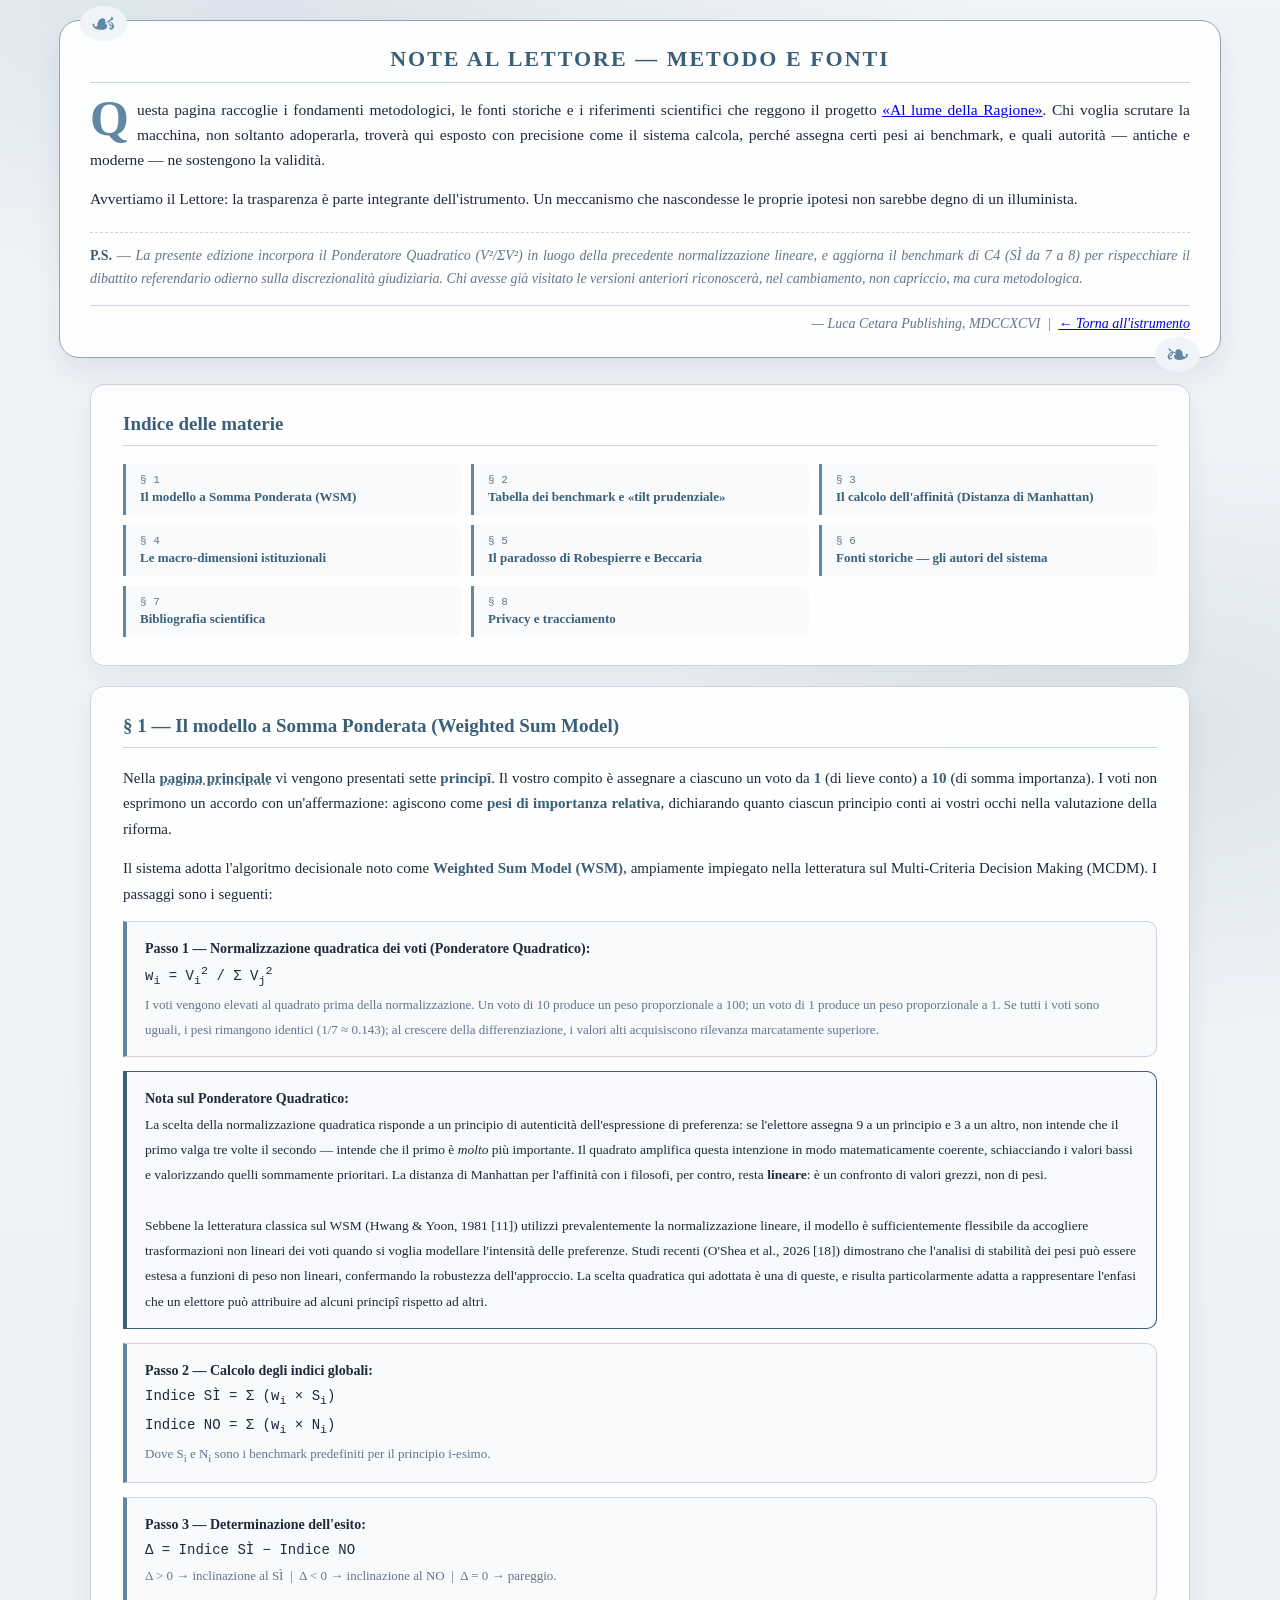
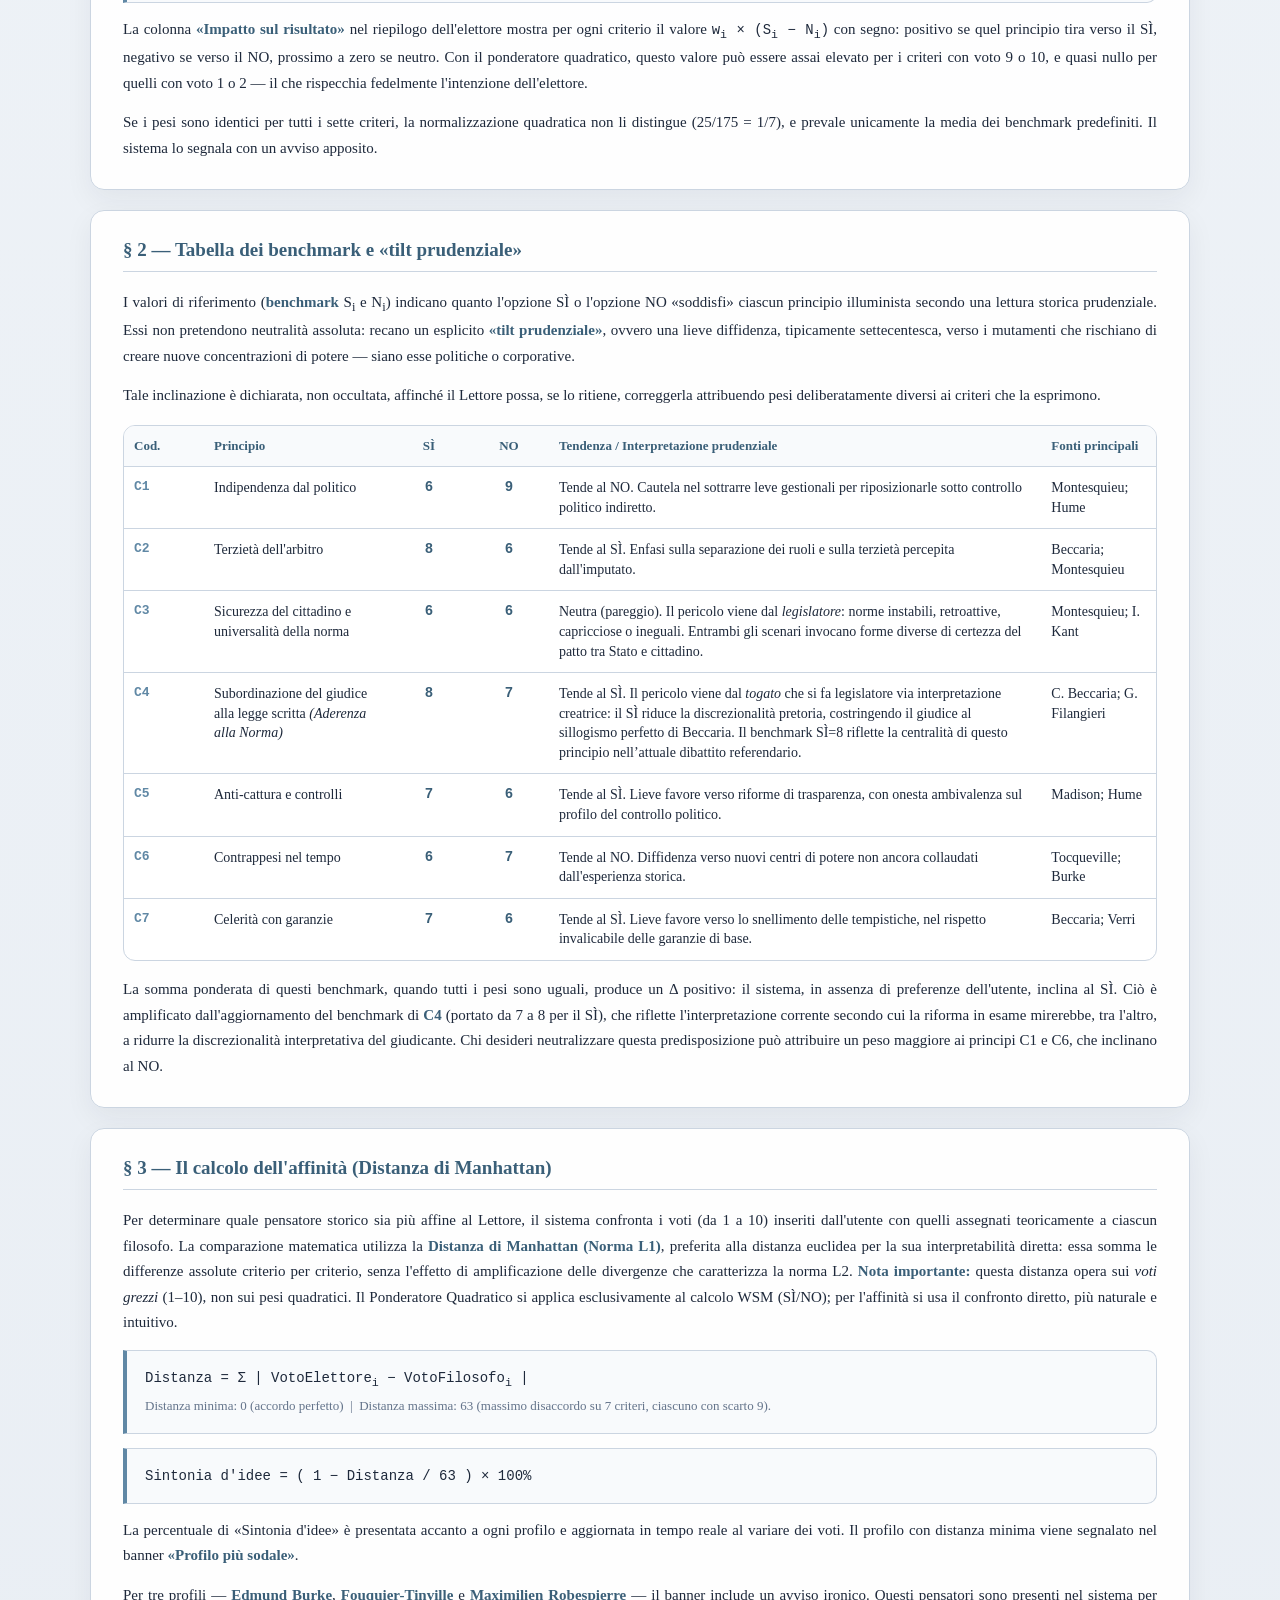
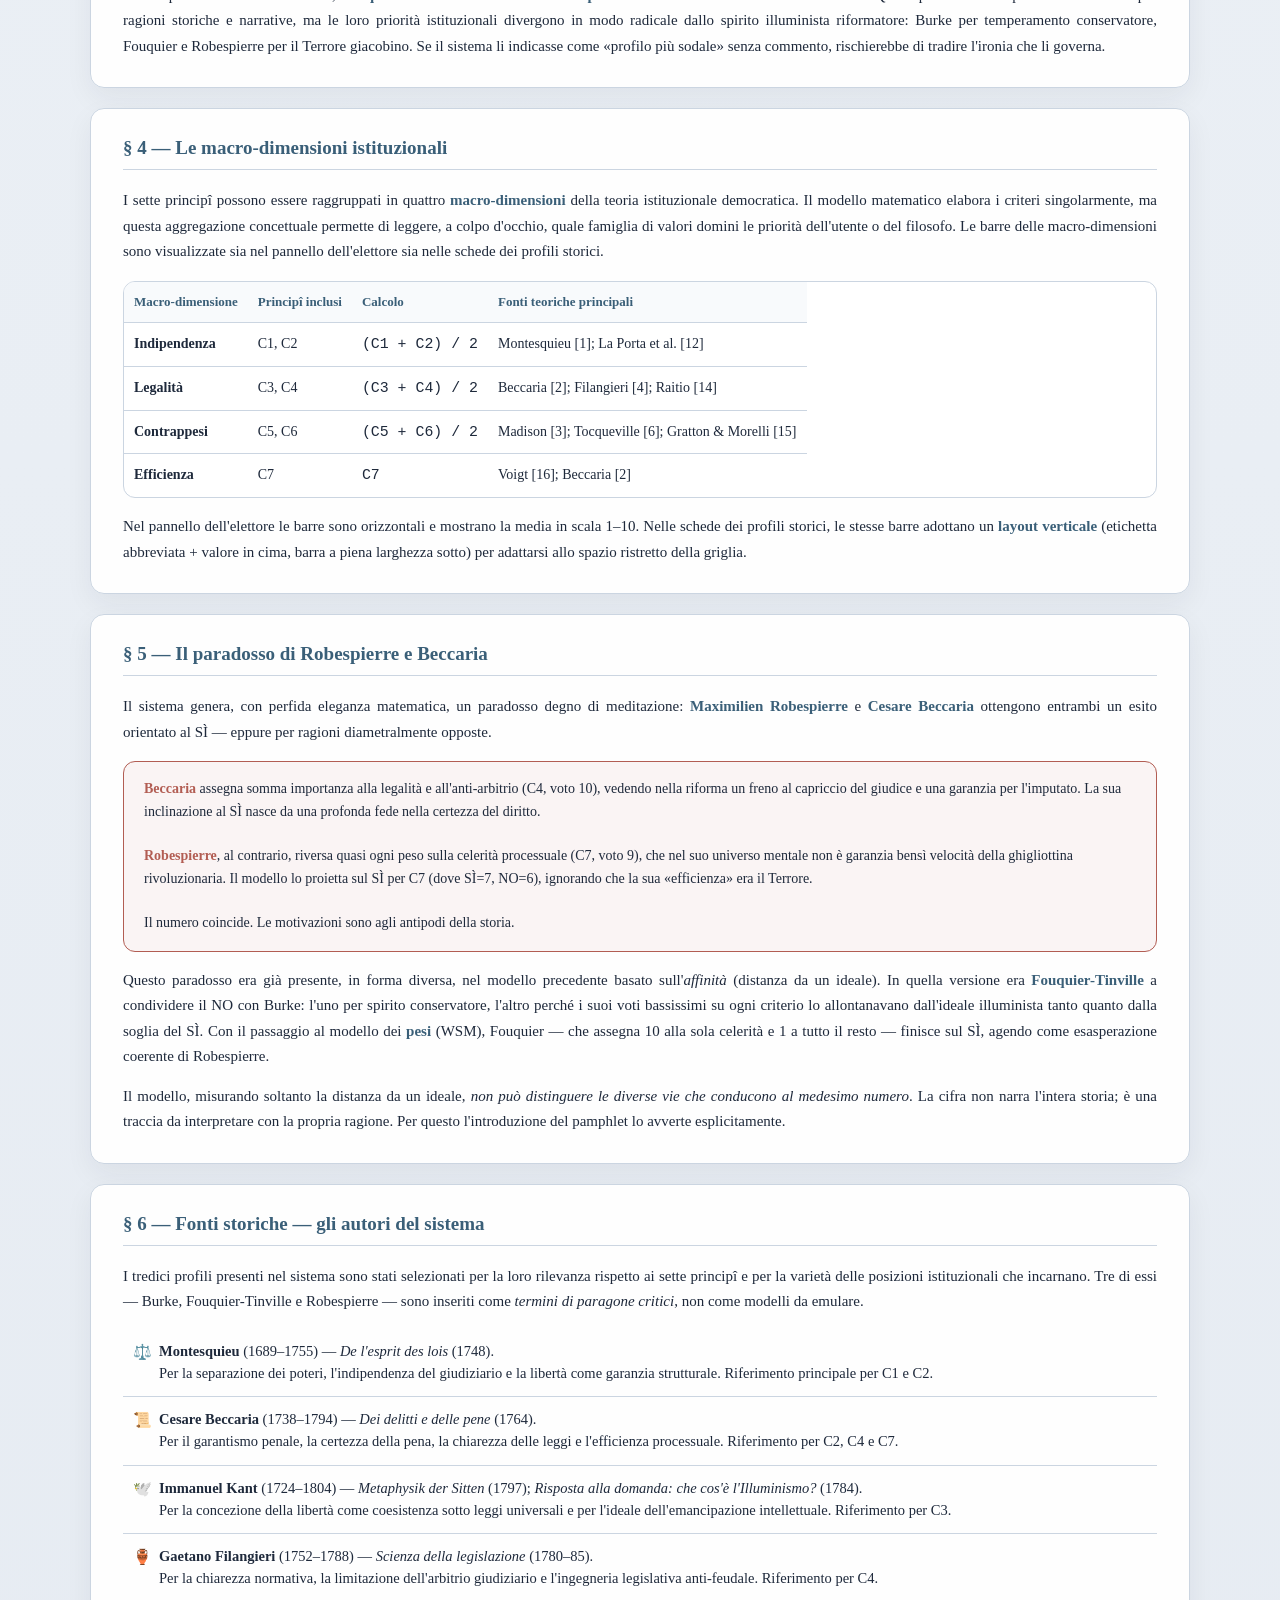
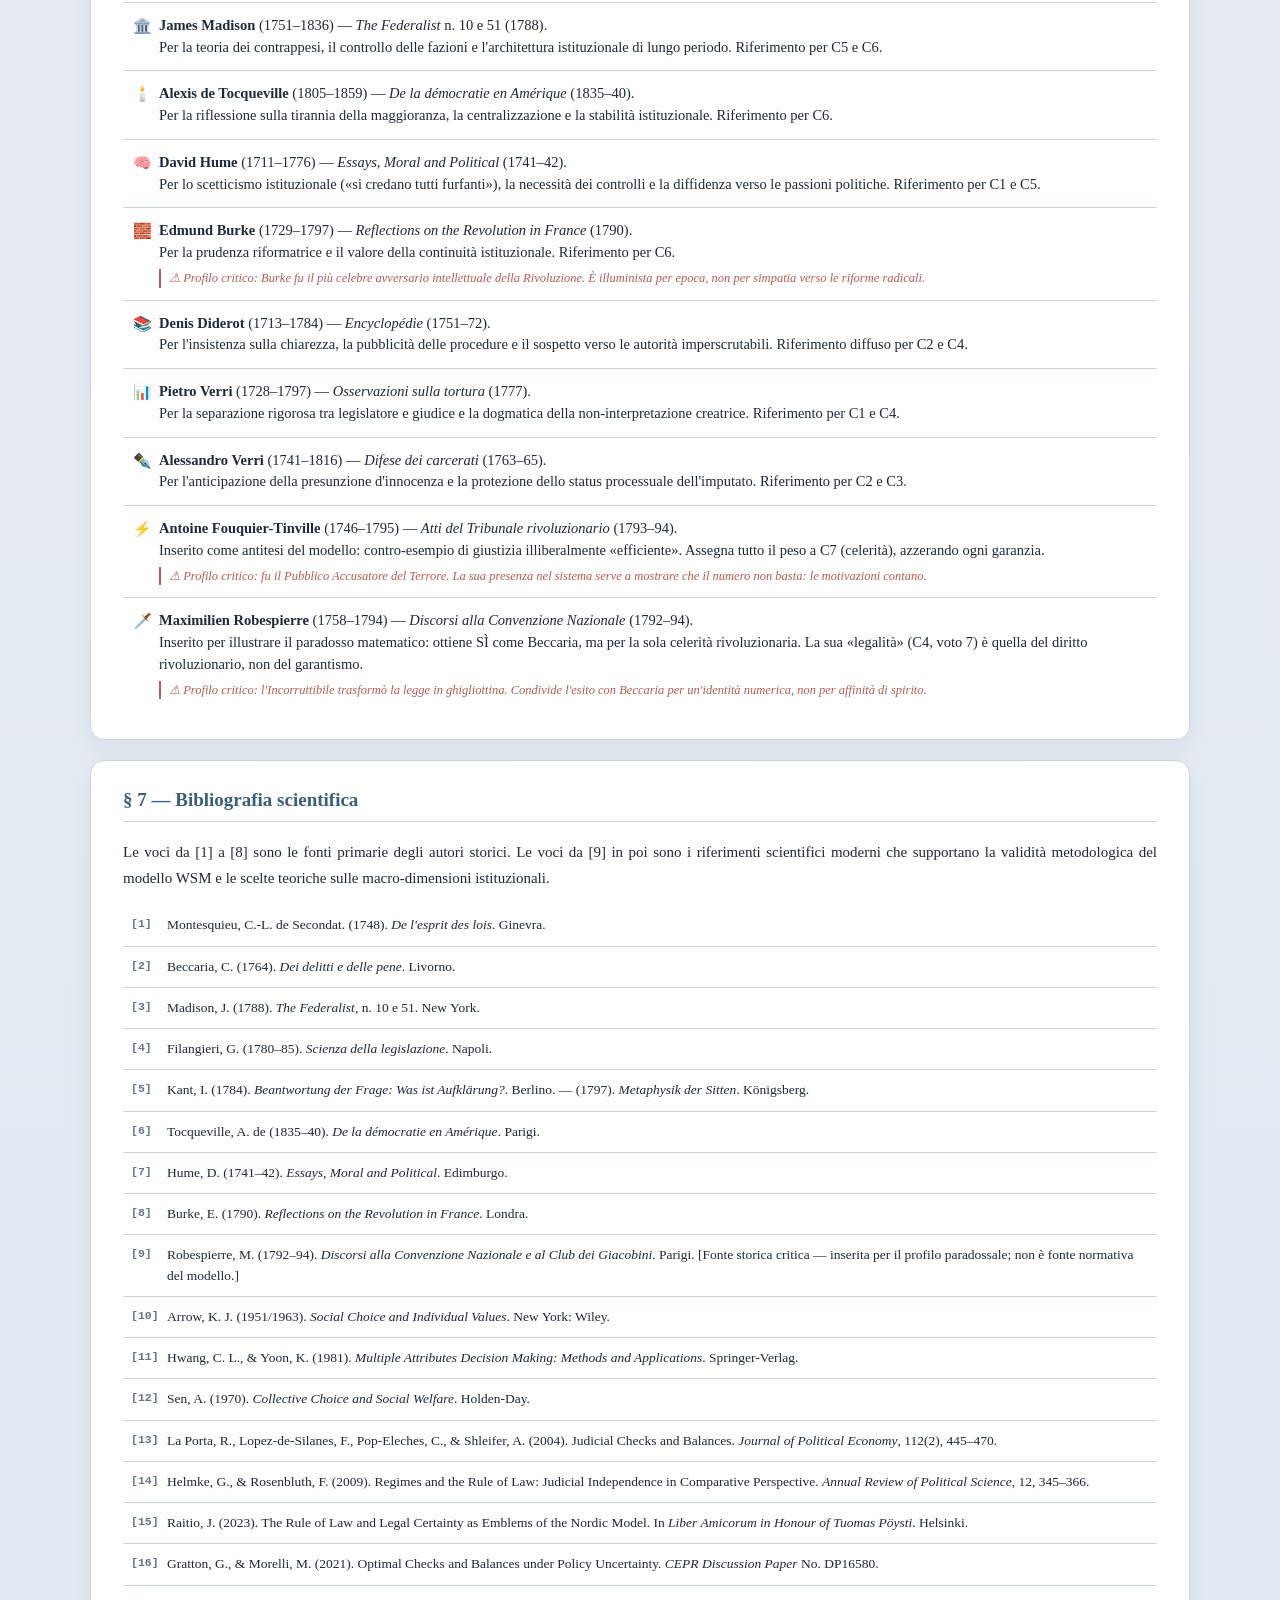
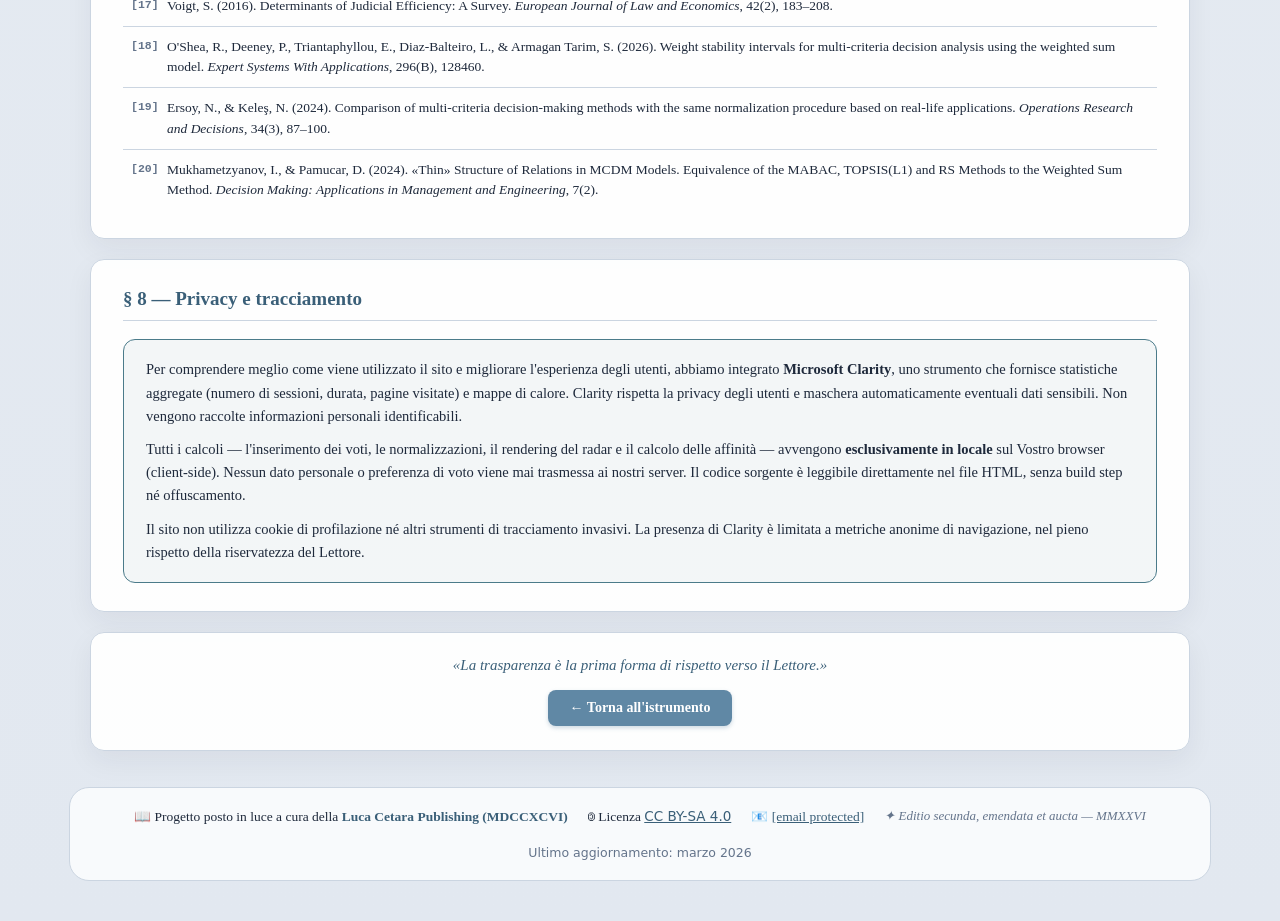
<file: deepseek_html_20260309_48e96e.html>
<!doctype html>
<html lang="it">
<head>
<meta charset="utf-8" />
<meta name="viewport" content="width=device-width, initial-scale=1" />
<title>Note metodologiche e bibliografia – Al lume della Ragione</title>
<style>
  /* =========================================================
     PALETTE E STILI — identici al file principale index.html
     ========================================================= */
  :root {
    --bg1: #f0f4f8;
    --bg2: #e2e8f0;
    --panel: #ffffff;
    --panel2: #f8fafc;
    --text: #1e293b;
    --muted: #64748b;
    --primary: #6088a5;
    --primary-dark: #3a5f78;
    --ok: #4b7b8a;
    --bad: #b25d53;
    --line: #cbd5e1;
    --line2: #94a3b8;
    --mono: ui-monospace, SFMono-Regular, Menlo, Monaco, Consolas, "Liberation Mono", monospace;
    --sans: ui-sans-serif, system-ui, -apple-system, Segoe UI, Roboto, Arial, sans-serif;
    --serif: "Georgia", "Times New Roman", Times, serif;
  }

  body {
    margin: 0;
    font-family: var(--serif) !important;
    background:
      radial-gradient(1200px 500px at 20% 0%, rgba(96,136,165,0.15), transparent 60%),
      radial-gradient(900px 500px at 90% 10%, rgba(58,95,120,0.10), transparent 60%),
      linear-gradient(180deg, var(--bg1), var(--bg2));
    color: var(--text);
    padding-bottom: 40px;
  }

  p, div, span, td, th, h1, h2, h3, h4, h5, summary, a, li { font-family: var(--serif); }
  code, .mono { font-family: var(--mono) !important; font-size: 0.93em; }

  /* Layout colonna centrale */
  main {
    max-width: 1100px;
    margin: 0 auto;
    padding: 16px;
    display: flex;
    flex-direction: column;
    gap: 20px;
  }

  /* Card standard */
  .card {
    background: rgba(255,255,255,0.95);
    border: 1px solid var(--line);
    border-radius: 14px;
    padding: 28px 32px;
    box-shadow: 0 10px 28px rgba(30,41,59,0.06);
    box-sizing: border-box;
  }
  .card h2.card-title {
    margin: 0 0 18px 0;
    font-size: clamp(16px, 4vw, 19px);
    font-weight: 900;
    color: var(--primary-dark);
    border-bottom: 1px solid var(--line);
    padding-bottom: 10px;
  }

  /* Intro pamphlet — identico a index.html */
  .intro-pamphlet {
    max-width: 1100px;
    margin: 20px auto 10px;
    padding: 25px 30px;
    background: rgba(255,255,255,0.95);
    border: 1px solid var(--line2);
    border-radius: 20px;
    box-shadow: 0 15px 30px rgba(30,41,59,0.08);
    position: relative;
  }
  .intro-pamphlet::before {
    content: "☙"; position: absolute; top: -15px; left: 20px; font-size: 30px;
    color: var(--primary); background: var(--bg1); padding: 0 10px; border-radius: 50%;
  }
  .intro-pamphlet::after {
    content: "❧"; position: absolute; bottom: -15px; right: 20px; font-size: 30px;
    color: var(--primary); background: var(--bg1); padding: 0 10px; border-radius: 50%;
  }
  .intro-pamphlet h3 {
    text-align: center; font-size: 22px; font-weight: 900; margin: 0 0 15px;
    letter-spacing: 2px; border-bottom: 1px solid var(--line); padding-bottom: 10px;
    color: var(--primary-dark);
  }
  .intro-pamphlet p { font-size: 15.5px; line-height: 1.6; margin: 15px 0; text-align: justify; }
  .intro-pamphlet .dropcap { float: left; font-size: 50px; line-height: 0.8; margin-right: 8px; font-weight: 900; color: var(--primary); }
  .signature { text-align: right; font-style: italic; margin-top: 15px; font-size: 14px; border-top: 1px solid var(--line); padding-top: 10px; color: var(--muted); }

  /* Prosa interna alle card */
  .prose { font-size: 15px; line-height: 1.7; color: var(--text); text-align: justify; }
  .prose p { margin: 0 0 14px 0; }
  .prose p:last-child { margin-bottom: 0; }
  .prose strong { color: var(--primary-dark); }
  .prose em { color: var(--text); }
  .prose a { color: var(--primary-dark); text-decoration: underline dotted; font-weight: 700; }
  .prose a:hover { color: var(--primary); text-decoration: underline; }

  /* Indice / TOC */
  .toc-grid {
    display: grid;
    grid-template-columns: repeat(auto-fit, minmax(280px, 1fr));
    gap: 10px;
    margin-top: 16px;
  }
  .toc-item {
    background: var(--panel2);
    border-left: 3px solid var(--primary);
    border-radius: 0 8px 8px 0;
    padding: 10px 14px;
    font-size: 13.5px;
    transition: background 0.2s;
  }
  .toc-item:hover { background: rgba(96,136,165,0.08); }
  .toc-item a { color: var(--primary-dark); text-decoration: none; font-weight: 700; font-size: 13px; }
  .toc-item a:hover { color: var(--primary); }
  .toc-item .toc-num { color: var(--muted); font-family: var(--mono) !important; font-size: 11px; display: block; margin-bottom: 3px; }

  /* Tabelle */
  table { width: 100%; border-collapse: separate; border-spacing: 0; overflow-x: auto; display: block; border-radius: 12px; border: 1px solid var(--line); background: #ffffff; margin: 16px 0; }
  th, td { padding: 11px 10px; border-bottom: 1px solid var(--line); vertical-align: top; min-width: 60px; font-size: 14px; line-height: 1.4; }
  th { background: var(--panel2); color: var(--primary-dark); text-align: left; font-weight: 900; font-size: 13px; }
  tr:last-child td { border-bottom: none; }
  td.cod { font-family: var(--mono) !important; font-weight: 900; color: var(--primary); font-size: 13px; }
  td.num { font-family: var(--mono) !important; font-weight: 700; text-align: center; color: var(--primary-dark); }
  .text-center { text-align: center; }

  /* Formule */
  .formula-box {
    background: var(--panel2);
    border: 1px solid var(--line);
    border-left: 4px solid var(--primary);
    border-radius: 0 10px 10px 0;
    padding: 14px 18px;
    margin: 14px 0;
    font-size: 14px;
    line-height: 1.8;
  }
  .formula-box code { font-size: 1em; background: none; padding: 0; }

  /* Chip (note a margine) */
  .chip-note {
    display: inline-flex; align-items: center; gap: 6px;
    background: rgba(96,136,165,0.08); border: 1px solid var(--primary);
    border-radius: 999px; padding: 5px 12px; font-size: 12.5px;
    color: var(--primary-dark); margin: 4px 2px; font-style: italic;
  }
  .chip-warn {
    background: rgba(178,93,83,0.08); border-color: var(--bad); color: var(--bad);
  }

  /* Liste fonti storiche */
  .source-list { list-style: none; padding: 0; margin: 0; }
  .source-list li {
    padding: 12px 14px 12px 14px;
    border-bottom: 1px solid var(--line);
    font-size: 14.5px;
    line-height: 1.5;
    position: relative;
    padding-left: 36px;
  }
  .source-list li:last-child { border-bottom: none; }
  .source-list li::before {
    content: attr(data-icon);
    position: absolute; left: 10px; top: 12px;
    font-size: 15px;
  }
  .source-list li .nota-critica {
    display: block; margin-top: 5px; font-size: 12.5px;
    color: var(--bad); font-style: italic;
    border-left: 2px solid var(--bad); padding-left: 8px;
  }

  /* Lista bibliografica numerata */
  .bib-list { list-style: none; counter-reset: bib; padding: 0; margin: 0; }
  .bib-list li {
    counter-increment: bib;
    padding: 10px 12px 10px 44px;
    border-bottom: 1px solid var(--line);
    font-size: 13.5px;
    line-height: 1.5;
    position: relative;
  }
  .bib-list li:last-child { border-bottom: none; }
  .bib-list li::before {
    content: "[" counter(bib) "]";
    position: absolute; left: 8px; top: 10px;
    font-family: var(--mono) !important;
    font-size: 11.5px; color: var(--muted); font-weight: 700;
  }

  /* Privacy box */
  .privacy-box {
    background: rgba(75,123,138,0.06);
    border: 1px solid var(--ok);
    border-radius: 12px;
    padding: 18px 22px;
    font-size: 14.5px;
    line-height: 1.6;
  }

  /* Footer project-info — identico a index.html */
  .project-info {
    max-width: 1100px; margin: 20px auto 0; padding: 20px;
    display: flex; flex-wrap: wrap; gap: 20px;
    align-items: center; justify-content: center;
    background: var(--panel2); border: 1px solid var(--line);
    border-radius: 20px; font-size: 13.5px;
  }
  .project-info a { color: var(--primary-dark); text-decoration: underline; font-family: var(--sans) !important; }

  /* Separatore ornamentale */
  .hr { height: 1px; background: var(--line); margin: 20px 0; }
  .hr-dashed { height: 1px; background: repeating-linear-gradient(90deg, var(--line2) 0, var(--line2) 6px, transparent 6px, transparent 12px); margin: 20px 0; }

  /* Avviso paradosso */
  .paradox-box {
    background: rgba(178,93,83,0.06);
    border: 1px solid var(--bad);
    border-radius: 12px;
    padding: 16px 20px;
    font-size: 14px;
    line-height: 1.6;
    margin-top: 16px;
  }
  .paradox-box strong { color: var(--bad); }

  @media (max-width: 600px) {
    .card { padding: 18px 16px; }
    .intro-pamphlet { padding: 20px 18px; }
  }
</style>
</head>
<body>

<!-- INTESTAZIONE PAMPHLET -->
<div class="intro-pamphlet">
  <h3>NOTE AL LETTORE — METODO E FONTI</h3>
  <p><span class="dropcap">Q</span>uesta pagina raccoglie i fondamenti metodologici, le fonti storiche e i riferimenti scientifici che reggono il progetto <a href="index.html">«Al lume della Ragione»</a>. Chi voglia scrutare la macchina, non soltanto adoperarla, troverà qui esposto con precisione come il sistema calcola, perché assegna certi pesi ai benchmark, e quali autorità — antiche e moderne — ne sostengono la validità.</p>
  <p>Avvertiamo il Lettore: la trasparenza è parte integrante dell'istrumento. Un meccanismo che nascondesse le proprie ipotesi non sarebbe degno di un illuminista.</p>
  <p style="border-top: 1px dashed var(--line); padding-top: 12px; margin-top: 20px; font-size: 14px; color: var(--muted);"><strong style="color:var(--primary-dark);">P.S.</strong> — <em>La presente edizione incorpora il Ponderatore Quadratico (V²/ΣV²) in luogo della precedente normalizzazione lineare, e aggiorna il benchmark di C4 (SÌ da 7 a 8) per rispecchiare il dibattito referendario odierno sulla discrezionalità giudiziaria. Chi avesse già visitato le versioni anteriori riconoscerà, nel cambiamento, non capriccio, ma cura metodologica.</em></p>
  <div class="signature">
    — Luca Cetara Publishing, MDCCXCVI &nbsp;|&nbsp;
    <a href="index.html">← Torna all'istrumento</a>
  </div>
</div>

<main>

  <!-- INDICE -->
  <section class="card">
    <h2 class="card-title">Indice delle materie</h2>
    <div class="toc-grid">
      <div class="toc-item"><span class="toc-num">§ 1</span><a href="#funzionamento">Il modello a Somma Ponderata (WSM)</a></div>
      <div class="toc-item"><span class="toc-num">§ 2</span><a href="#benchmark">Tabella dei benchmark e «tilt prudenziale»</a></div>
      <div class="toc-item"><span class="toc-num">§ 3</span><a href="#affinita">Il calcolo dell'affinità (Distanza di Manhattan)</a></div>
      <div class="toc-item"><span class="toc-num">§ 4</span><a href="#macrodimensioni">Le macro-dimensioni istituzionali</a></div>
      <div class="toc-item"><span class="toc-num">§ 5</span><a href="#paradosso">Il paradosso di Robespierre e Beccaria</a></div>
      <div class="toc-item"><span class="toc-num">§ 6</span><a href="#fonti-storiche">Fonti storiche — gli autori del sistema</a></div>
      <div class="toc-item"><span class="toc-num">§ 7</span><a href="#bibliografia">Bibliografia scientifica</a></div>
      <div class="toc-item"><span class="toc-num">§ 8</span><a href="#privacy">Privacy e tracciamento</a></div>
    </div>
  </section>

  <!-- § 1 — WSM -->
  <section class="card" id="funzionamento">
    <h2 class="card-title">§ 1 — Il modello a Somma Ponderata (Weighted Sum Model)</h2>
    <div class="prose">
      <p>Nella <a href="index.html">pagina principale</a> vi vengono presentati sette <strong>principî</strong>. Il vostro compito è assegnare a ciascuno un voto da <strong>1</strong> (di lieve conto) a <strong>10</strong> (di somma importanza). I voti non esprimono un accordo con un'affermazione: agiscono come <strong>pesi di importanza relativa</strong>, dichiarando quanto ciascun principio conti ai vostri occhi nella valutazione della riforma.</p>
      <p>Il sistema adotta l'algoritmo decisionale noto come <strong>Weighted Sum Model (WSM)</strong>, ampiamente impiegato nella letteratura sul Multi-Criteria Decision Making (MCDM). I passaggi sono i seguenti:</p>
    </div>

    <div class="formula-box">
      <strong>Passo 1 — Normalizzazione quadratica dei voti (Ponderatore Quadratico):</strong><br>
      <code>w<sub>i</sub> = V<sub>i</sub><sup>2</sup> / Σ V<sub>j</sub><sup>2</sup></code><br>
      <span style="color:var(--muted); font-size:13px;">I voti vengono elevati al quadrato prima della normalizzazione. Un voto di 10 produce un peso proporzionale a 100; un voto di 1 produce un peso proporzionale a 1. Se tutti i voti sono uguali, i pesi rimangono identici (1/7 ≈ 0.143); al crescere della differenziazione, i valori alti acquisiscono rilevanza marcatamente superiore.</span>
    </div>
    <div class="formula-box" style="background:rgba(96,136,165,0.04); border-color:var(--primary-dark);">
      <strong>Nota sul Ponderatore Quadratico:</strong><br>
      <span style="font-size:13.5px;">La scelta della normalizzazione quadratica risponde a un principio di autenticità dell'espressione di preferenza: se l'elettore assegna 9 a un principio e 3 a un altro, non intende che il primo valga tre volte il secondo — intende che il primo è <em>molto</em> più importante. Il quadrato amplifica questa intenzione in modo matematicamente coerente, schiacciando i valori bassi e valorizzando quelli sommamente prioritari. La distanza di Manhattan per l'affinità con i filosofi, per contro, resta <strong>lineare</strong>: è un confronto di valori grezzi, non di pesi.<br><br>
      Sebbene la letteratura classica sul WSM (Hwang & Yoon, 1981 [11]) utilizzi prevalentemente la normalizzazione lineare, il modello è sufficientemente flessibile da accogliere trasformazioni non lineari dei voti quando si voglia modellare l'intensità delle preferenze. Studi recenti (O'Shea et al., 2026 [18]) dimostrano che l'analisi di stabilità dei pesi può essere estesa a funzioni di peso non lineari, confermando la robustezza dell'approccio. La scelta quadratica qui adottata è una di queste, e risulta particolarmente adatta a rappresentare l'enfasi che un elettore può attribuire ad alcuni principî rispetto ad altri.</span>
    </div>
    <div class="formula-box">
      <strong>Passo 2 — Calcolo degli indici globali:</strong><br>
      <code>Indice SÌ = Σ (w<sub>i</sub> × S<sub>i</sub>)</code><br>
      <code>Indice NO = Σ (w<sub>i</sub> × N<sub>i</sub>)</code><br>
      <span style="color:var(--muted); font-size:13px;">Dove S<sub>i</sub> e N<sub>i</sub> sono i benchmark predefiniti per il principio i-esimo.</span>
    </div>
    <div class="formula-box">
      <strong>Passo 3 — Determinazione dell'esito:</strong><br>
      <code>Δ = Indice SÌ − Indice NO</code><br>
      <span style="color:var(--muted); font-size:13px;">Δ &gt; 0 → inclinazione al SÌ &nbsp;|&nbsp; Δ &lt; 0 → inclinazione al NO &nbsp;|&nbsp; Δ = 0 → pareggio.</span>
    </div>

    <div class="prose" style="margin-top:14px;">
      <p>La colonna <strong>«Impatto sul risultato»</strong> nel riepilogo dell'elettore mostra per ogni criterio il valore <code>w<sub>i</sub> × (S<sub>i</sub> − N<sub>i</sub>)</code> con segno: positivo se quel principio tira verso il SÌ, negativo se verso il NO, prossimo a zero se neutro. Con il ponderatore quadratico, questo valore può essere assai elevato per i criteri con voto 9 o 10, e quasi nullo per quelli con voto 1 o 2 — il che rispecchia fedelmente l'intenzione dell'elettore.</p>
      <p>Se i pesi sono identici per tutti i sette criteri, la normalizzazione quadratica non li distingue (25/175 = 1/7), e prevale unicamente la media dei benchmark predefiniti. Il sistema lo segnala con un avviso apposito.</p>
    </div>
  </section>

  <!-- § 2 — BENCHMARK -->
  <section class="card" id="benchmark">
    <h2 class="card-title">§ 2 — Tabella dei benchmark e «tilt prudenziale»</h2>
    <div class="prose">
      <p>I valori di riferimento (<strong>benchmark</strong> S<sub>i</sub> e N<sub>i</sub>) indicano quanto l'opzione SÌ o l'opzione NO «soddisfi» ciascun principio illuminista secondo una lettura storica prudenziale. Essi non pretendono neutralità assoluta: recano un esplicito <strong>«tilt prudenziale»</strong>, ovvero una lieve diffidenza, tipicamente settecentesca, verso i mutamenti che rischiano di creare nuove concentrazioni di potere — siano esse politiche o corporative.</p>
      <p>Tale inclinazione è dichiarata, non occultata, affinché il Lettore possa, se lo ritiene, correggerla attribuendo pesi deliberatamente diversi ai criteri che la esprimono.</p>
    </div>

    <table>
      <thead>
        <tr>
          <th style="width:5%">Cod.</th>
          <th>Principio</th>
          <th class="text-center" style="width:7%">SÌ</th>
          <th class="text-center" style="width:7%">NO</th>
          <th>Tendenza / Interpretazione prudenziale</th>
          <th>Fonti principali</th>
        </tr>
      </thead>
      <tbody>
        <tr>
          <td class="cod">C1</td>
          <td>Indipendenza dal politico</td>
          <td class="num">6</td><td class="num">9</td>
          <td>Tende al NO. Cautela nel sottrarre leve gestionali per riposizionarle sotto controllo politico indiretto.</td>
          <td>Montesquieu; Hume</td>
        </tr>
        <tr>
          <td class="cod">C2</td>
          <td>Terzietà dell'arbitro</td>
          <td class="num">8</td><td class="num">6</td>
          <td>Tende al SÌ. Enfasi sulla separazione dei ruoli e sulla terzietà percepita dall'imputato.</td>
          <td>Beccaria; Montesquieu</td>
        </tr>
        <tr>
          <td class="cod">C3</td>
          <td>Sicurezza del cittadino e universalità della norma</td>
          <td class="num">6</td><td class="num">6</td>
          <td>Neutra (pareggio). Il pericolo viene dal <em>legislatore</em>: norme instabili, retroattive, capricciose o ineguali. Entrambi gli scenari invocano forme diverse di certezza del patto tra Stato e cittadino.</td>
          <td>Montesquieu; I. Kant</td>
        </tr>
        <tr>
          <td class="cod">C4</td>
          <td>Subordinazione del giudice alla legge scritta <em>(Aderenza alla Norma)</em></td>
          <td class="num">8</td><td class="num">7</td>
          <td>Tende al SÌ. Il pericolo viene dal <em>togato</em> che si fa legislatore via interpretazione creatrice: il SÌ riduce la discrezionalità pretoria, costringendo il giudice al sillogismo perfetto di Beccaria. Il benchmark SÌ=8 riflette la centralità di questo principio nell’attuale dibattito referendario.</td>
          <td>C. Beccaria; G. Filangieri</td>
        </tr>
        <tr>
          <td class="cod">C5</td>
          <td>Anti-cattura e controlli</td>
          <td class="num">7</td><td class="num">6</td>
          <td>Tende al SÌ. Lieve favore verso riforme di trasparenza, con onesta ambivalenza sul profilo del controllo politico.</td>
          <td>Madison; Hume</td>
        </tr>
        <tr>
          <td class="cod">C6</td>
          <td>Contrappesi nel tempo</td>
          <td class="num">6</td><td class="num">7</td>
          <td>Tende al NO. Diffidenza verso nuovi centri di potere non ancora collaudati dall'esperienza storica.</td>
          <td>Tocqueville; Burke</td>
        </tr>
        <tr>
          <td class="cod">C7</td>
          <td>Celerità con garanzie</td>
          <td class="num">7</td><td class="num">6</td>
          <td>Tende al SÌ. Lieve favore verso lo snellimento delle tempistiche, nel rispetto invalicabile delle garanzie di base.</td>
          <td>Beccaria; Verri</td>
        </tr>
      </tbody>
    </table>

    <div class="prose">
      <p>La somma ponderata di questi benchmark, quando tutti i pesi sono uguali, produce un Δ positivo: il sistema, in assenza di preferenze dell'utente, inclina al SÌ. Ciò è amplificato dall'aggiornamento del benchmark di <strong>C4</strong> (portato da 7 a 8 per il SÌ), che riflette l'interpretazione corrente secondo cui la riforma in esame mirerebbe, tra l'altro, a ridurre la discrezionalità interpretativa del giudicante. Chi desideri neutralizzare questa predisposizione può attribuire un peso maggiore ai principi C1 e C6, che inclinano al NO.</p>
    </div>
  </section>

  <!-- § 3 — AFFINITÀ -->
  <section class="card" id="affinita">
    <h2 class="card-title">§ 3 — Il calcolo dell'affinità (Distanza di Manhattan)</h2>
    <div class="prose">
      <p>Per determinare quale pensatore storico sia più affine al Lettore, il sistema confronta i voti (da 1 a 10) inseriti dall'utente con quelli assegnati teoricamente a ciascun filosofo. La comparazione matematica utilizza la <strong>Distanza di Manhattan (Norma L1)</strong>, preferita alla distanza euclidea per la sua interpretabilità diretta: essa somma le differenze assolute criterio per criterio, senza l'effetto di amplificazione delle divergenze che caratterizza la norma L2. <strong>Nota importante:</strong> questa distanza opera sui <em>voti grezzi</em> (1–10), non sui pesi quadratici. Il Ponderatore Quadratico si applica esclusivamente al calcolo WSM (SÌ/NO); per l'affinità si usa il confronto diretto, più naturale e intuitivo.</p>
    </div>

    <div class="formula-box">
      <code>Distanza = Σ | VotoElettore<sub>i</sub> − VotoFilosofo<sub>i</sub> |</code><br>
      <span style="color:var(--muted); font-size:13px;">Distanza minima: 0 (accordo perfetto) &nbsp;|&nbsp; Distanza massima: 63 (massimo disaccordo su 7 criteri, ciascuno con scarto 9).</span>
    </div>
    <div class="formula-box">
      <code>Sintonia d'idee = ( 1 − Distanza / 63 ) × 100%</code>
    </div>

    <div class="prose" style="margin-top:14px;">
      <p>La percentuale di «Sintonia d'idee» è presentata accanto a ogni profilo e aggiornata in tempo reale al variare dei voti. Il profilo con distanza minima viene segnalato nel banner <strong>«Profilo più sodale»</strong>.</p>
      <p>Per tre profili — <strong>Edmund Burke</strong>, <strong>Fouquier-Tinville</strong> e <strong>Maximilien Robespierre</strong> — il banner include un avviso ironico. Questi pensatori sono presenti nel sistema per ragioni storiche e narrative, ma le loro priorità istituzionali divergono in modo radicale dallo spirito illuminista riformatore: Burke per temperamento conservatore, Fouquier e Robespierre per il Terrore giacobino. Se il sistema li indicasse come «profilo più sodale» senza commento, rischierebbe di tradire l'ironia che li governa.</p>
    </div>
  </section>

  <!-- § 4 — MACRO-DIMENSIONI -->
  <section class="card" id="macrodimensioni">
    <h2 class="card-title">§ 4 — Le macro-dimensioni istituzionali</h2>
    <div class="prose">
      <p>I sette principî possono essere raggruppati in quattro <strong>macro-dimensioni</strong> della teoria istituzionale democratica. Il modello matematico elabora i criteri singolarmente, ma questa aggregazione concettuale permette di leggere, a colpo d'occhio, quale famiglia di valori domini le priorità dell'utente o del filosofo. Le barre delle macro-dimensioni sono visualizzate sia nel pannello dell'elettore sia nelle schede dei profili storici.</p>
    </div>

    <table>
      <thead>
        <tr>
          <th>Macro-dimensione</th>
          <th>Principî inclusi</th>
          <th>Calcolo</th>
          <th>Fonti teoriche principali</th>
        </tr>
      </thead>
      <tbody>
        <tr>
          <td><strong>Indipendenza</strong></td>
          <td>C1, C2</td>
          <td class="mono">(C1 + C2) / 2</td>
          <td>Montesquieu [1]; La Porta et al. [12]</td>
        </tr>
        <tr>
          <td><strong>Legalità</strong></td>
          <td>C3, C4</td>
          <td class="mono">(C3 + C4) / 2</td>
          <td>Beccaria [2]; Filangieri [4]; Raitio [14]</td>
        </tr>
        <tr>
          <td><strong>Contrappesi</strong></td>
          <td>C5, C6</td>
          <td class="mono">(C5 + C6) / 2</td>
          <td>Madison [3]; Tocqueville [6]; Gratton & Morelli [15]</td>
        </tr>
        <tr>
          <td><strong>Efficienza</strong></td>
          <td>C7</td>
          <td class="mono">C7</td>
          <td>Voigt [16]; Beccaria [2]</td>
        </tr>
      </tbody>
    </table>

    <div class="prose">
      <p>Nel pannello dell'elettore le barre sono orizzontali e mostrano la media in scala 1–10. Nelle schede dei profili storici, le stesse barre adottano un <strong>layout verticale</strong> (etichetta abbreviata + valore in cima, barra a piena larghezza sotto) per adattarsi allo spazio ristretto della griglia.</p>
    </div>
  </section>

  <!-- § 5 — PARADOSSO -->
  <section class="card" id="paradosso">
    <h2 class="card-title">§ 5 — Il paradosso di Robespierre e Beccaria</h2>
    <div class="prose">
      <p>Il sistema genera, con perfida eleganza matematica, un paradosso degno di meditazione: <strong>Maximilien Robespierre</strong> e <strong>Cesare Beccaria</strong> ottengono entrambi un esito orientato al SÌ — eppure per ragioni diametralmente opposte.</p>
    </div>

    <div class="paradox-box">
      <strong>Beccaria</strong> assegna somma importanza alla legalità e all'anti-arbitrio (C4, voto 10), vedendo nella riforma un freno al capriccio del giudice e una garanzia per l'imputato. La sua inclinazione al SÌ nasce da una profonda fede nella certezza del diritto.<br><br>
      <strong>Robespierre</strong>, al contrario, riversa quasi ogni peso sulla celerità processuale (C7, voto 9), che nel suo universo mentale non è garanzia bensì velocità della ghigliottina rivoluzionaria. Il modello lo proietta sul SÌ per C7 (dove SÌ=7, NO=6), ignorando che la sua «efficienza» era il Terrore.<br><br>
      Il numero coincide. Le motivazioni sono agli antipodi della storia.
    </div>

    <div class="prose" style="margin-top:16px;">
      <p>Questo paradosso era già presente, in forma diversa, nel modello precedente basato sull'<em>affinità</em> (distanza da un ideale). In quella versione era <strong>Fouquier-Tinville</strong> a condividere il NO con Burke: l'uno per spirito conservatore, l'altro perché i suoi voti bassissimi su ogni criterio lo allontanavano dall'ideale illuminista tanto quanto dalla soglia del SÌ. Con il passaggio al modello dei <strong>pesi</strong> (WSM), Fouquier — che assegna 10 alla sola celerità e 1 a tutto il resto — finisce sul SÌ, agendo come esasperazione coerente di Robespierre.</p>
      <p>Il modello, misurando soltanto la distanza da un ideale, <em>non può distinguere le diverse vie che conducono al medesimo numero</em>. La cifra non narra l'intera storia; è una traccia da interpretare con la propria ragione. Per questo l'introduzione del pamphlet lo avverte esplicitamente.</p>
    </div>
  </section>

  <!-- § 6 — FONTI STORICHE -->
  <section class="card" id="fonti-storiche">
    <h2 class="card-title">§ 6 — Fonti storiche — gli autori del sistema</h2>
    <div class="prose" style="margin-bottom:14px;">
      <p>I tredici profili presenti nel sistema sono stati selezionati per la loro rilevanza rispetto ai sette principî e per la varietà delle posizioni istituzionali che incarnano. Tre di essi — Burke, Fouquier-Tinville e Robespierre — sono inseriti come <em>termini di paragone critici</em>, non come modelli da emulare.</p>
    </div>

    <ul class="source-list">
      <li data-icon="⚖️">
        <strong>Montesquieu</strong> (1689–1755) — <em>De l'esprit des lois</em> (1748).<br>
        Per la separazione dei poteri, l'indipendenza del giudiziario e la libertà come garanzia strutturale. Riferimento principale per C1 e C2.
      </li>
      <li data-icon="📜">
        <strong>Cesare Beccaria</strong> (1738–1794) — <em>Dei delitti e delle pene</em> (1764).<br>
        Per il garantismo penale, la certezza della pena, la chiarezza delle leggi e l'efficienza processuale. Riferimento per C2, C4 e C7.
      </li>
      <li data-icon="🕊️">
        <strong>Immanuel Kant</strong> (1724–1804) — <em>Metaphysik der Sitten</em> (1797); <em>Risposta alla domanda: che cos'è l'Illuminismo?</em> (1784).<br>
        Per la concezione della libertà come coesistenza sotto leggi universali e per l'ideale dell'emancipazione intellettuale. Riferimento per C3.
      </li>
      <li data-icon="🏺">
        <strong>Gaetano Filangieri</strong> (1752–1788) — <em>Scienza della legislazione</em> (1780–85).<br>
        Per la chiarezza normativa, la limitazione dell'arbitrio giudiziario e l'ingegneria legislativa anti-feudale. Riferimento per C4.
      </li>
      <li data-icon="🏛️">
        <strong>James Madison</strong> (1751–1836) — <em>The Federalist</em> n. 10 e 51 (1788).<br>
        Per la teoria dei contrappesi, il controllo delle fazioni e l'architettura istituzionale di lungo periodo. Riferimento per C5 e C6.
      </li>
      <li data-icon="🕯️">
        <strong>Alexis de Tocqueville</strong> (1805–1859) — <em>De la démocratie en Amérique</em> (1835–40).<br>
        Per la riflessione sulla tirannia della maggioranza, la centralizzazione e la stabilità istituzionale. Riferimento per C6.
      </li>
      <li data-icon="🧠">
        <strong>David Hume</strong> (1711–1776) — <em>Essays, Moral and Political</em> (1741–42).<br>
        Per lo scetticismo istituzionale («si credano tutti furfanti»), la necessità dei controlli e la diffidenza verso le passioni politiche. Riferimento per C1 e C5.
      </li>
      <li data-icon="🧱">
        <strong>Edmund Burke</strong> (1729–1797) — <em>Reflections on the Revolution in France</em> (1790).<br>
        Per la prudenza riformatrice e il valore della continuità istituzionale. Riferimento per C6.
        <span class="nota-critica">⚠ Profilo critico: Burke fu il più celebre avversario intellettuale della Rivoluzione. È illuminista per epoca, non per simpatia verso le riforme radicali.</span>
      </li>
      <li data-icon="📚">
        <strong>Denis Diderot</strong> (1713–1784) — <em>Encyclopédie</em> (1751–72).<br>
        Per l'insistenza sulla chiarezza, la pubblicità delle procedure e il sospetto verso le autorità imperscrutabili. Riferimento diffuso per C2 e C4.
      </li>
      <li data-icon="📊">
        <strong>Pietro Verri</strong> (1728–1797) — <em>Osservazioni sulla tortura</em> (1777).<br>
        Per la separazione rigorosa tra legislatore e giudice e la dogmatica della non-interpretazione creatrice. Riferimento per C1 e C4.
      </li>
      <li data-icon="✒️">
        <strong>Alessandro Verri</strong> (1741–1816) — <em>Difese dei carcerati</em> (1763–65).<br>
        Per l'anticipazione della presunzione d'innocenza e la protezione dello status processuale dell'imputato. Riferimento per C2 e C3.
      </li>
      <li data-icon="⚡">
        <strong>Antoine Fouquier-Tinville</strong> (1746–1795) — <em>Atti del Tribunale rivoluzionario</em> (1793–94).<br>
        Inserito come antitesi del modello: contro-esempio di giustizia illiberalmente «efficiente». Assegna tutto il peso a C7 (celerità), azzerando ogni garanzia.
        <span class="nota-critica">⚠ Profilo critico: fu il Pubblico Accusatore del Terrore. La sua presenza nel sistema serve a mostrare che il numero non basta: le motivazioni contano.</span>
      </li>
      <li data-icon="🗡️">
        <strong>Maximilien Robespierre</strong> (1758–1794) — <em>Discorsi alla Convenzione Nazionale</em> (1792–94).<br>
        Inserito per illustrare il paradosso matematico: ottiene SÌ come Beccaria, ma per la sola celerità rivoluzionaria. La sua «legalità» (C4, voto 7) è quella del diritto rivoluzionario, non del garantismo.
        <span class="nota-critica">⚠ Profilo critico: l'Incorruttibile trasformò la legge in ghigliottina. Condivide l'esito con Beccaria per un'identità numerica, non per affinità di spirito.</span>
      </li>
    </ul>
  </section>

  <!-- § 7 — BIBLIOGRAFIA -->
  <section class="card" id="bibliografia">
    <h2 class="card-title">§ 7 — Bibliografia scientifica</h2>
    <div class="prose" style="margin-bottom:14px;">
      <p>Le voci da [1] a [8] sono le fonti primarie degli autori storici. Le voci da [9] in poi sono i riferimenti scientifici moderni che supportano la validità metodologica del modello WSM e le scelte teoriche sulle macro-dimensioni istituzionali.</p>
    </div>
    <ol class="bib-list">
      <li>Montesquieu, C.-L. de Secondat. (1748). <em>De l'esprit des lois</em>. Ginevra.</li>
      <li>Beccaria, C. (1764). <em>Dei delitti e delle pene</em>. Livorno.</li>
      <li>Madison, J. (1788). <em>The Federalist</em>, n. 10 e 51. New York.</li>
      <li>Filangieri, G. (1780–85). <em>Scienza della legislazione</em>. Napoli.</li>
      <li>Kant, I. (1784). <em>Beantwortung der Frage: Was ist Aufklärung?</em>. Berlino. — (1797). <em>Metaphysik der Sitten</em>. Königsberg.</li>
      <li>Tocqueville, A. de (1835–40). <em>De la démocratie en Amérique</em>. Parigi.</li>
      <li>Hume, D. (1741–42). <em>Essays, Moral and Political</em>. Edimburgo.</li>
      <li>Burke, E. (1790). <em>Reflections on the Revolution in France</em>. Londra.</li>
      <li>Robespierre, M. (1792–94). <em>Discorsi alla Convenzione Nazionale e al Club dei Giacobini</em>. Parigi. [Fonte storica critica — inserita per il profilo paradossale; non è fonte normativa del modello.]</li>
      <li>Arrow, K. J. (1951/1963). <em>Social Choice and Individual Values</em>. New York: Wiley.</li>
      <li>Hwang, C. L., &amp; Yoon, K. (1981). <em>Multiple Attributes Decision Making: Methods and Applications</em>. Springer-Verlag.</li>
      <li>Sen, A. (1970). <em>Collective Choice and Social Welfare</em>. Holden-Day.</li>
      <li>La Porta, R., Lopez-de-Silanes, F., Pop-Eleches, C., &amp; Shleifer, A. (2004). Judicial Checks and Balances. <em>Journal of Political Economy</em>, 112(2), 445–470.</li>
      <li>Helmke, G., &amp; Rosenbluth, F. (2009). Regimes and the Rule of Law: Judicial Independence in Comparative Perspective. <em>Annual Review of Political Science</em>, 12, 345–366.</li>
      <li>Raitio, J. (2023). The Rule of Law and Legal Certainty as Emblems of the Nordic Model. In <em>Liber Amicorum in Honour of Tuomas Pöysti</em>. Helsinki.</li>
      <li>Gratton, G., &amp; Morelli, M. (2021). Optimal Checks and Balances under Policy Uncertainty. <em>CEPR Discussion Paper</em> No. DP16580.</li>
      <li>Voigt, S. (2016). Determinants of Judicial Efficiency: A Survey. <em>European Journal of Law and Economics</em>, 42(2), 183–208.</li>
      <li>O'Shea, R., Deeney, P., Triantaphyllou, E., Diaz-Balteiro, L., &amp; Armagan Tarim, S. (2026). Weight stability intervals for multi-criteria decision analysis using the weighted sum model. <em>Expert Systems With Applications</em>, 296(B), 128460.</li>
      <li>Ersoy, N., &amp; Keleş, N. (2024). Comparison of multi-criteria decision-making methods with the same normalization procedure based on real-life applications. <em>Operations Research and Decisions</em>, 34(3), 87–100.</li>
      <li>Mukhametzyanov, I., &amp; Pamucar, D. (2024). «Thin» Structure of Relations in MCDM Models. Equivalence of the MABAC, TOPSIS(L1) and RS Methods to the Weighted Sum Method. <em>Decision Making: Applications in Management and Engineering</em>, 7(2).</li>
    </ol>
  </section>

  <!-- § 8 — PRIVACY E TRACCIAMENTO -->
  <section class="card" id="privacy">
    <h2 class="card-title">§ 8 — Privacy e tracciamento</h2>
    <div class="privacy-box">
      <p style="margin:0 0 10px 0;">Per comprendere meglio come viene utilizzato il sito e migliorare l'esperienza degli utenti, abbiamo integrato <strong>Microsoft Clarity</strong>, uno strumento che fornisce statistiche aggregate (numero di sessioni, durata, pagine visitate) e mappe di calore. Clarity rispetta la privacy degli utenti e maschera automaticamente eventuali dati sensibili. Non vengono raccolte informazioni personali identificabili.</p>
      <p style="margin:0 0 10px 0;">Tutti i calcoli — l'inserimento dei voti, le normalizzazioni, il rendering del radar e il calcolo delle affinità — avvengono <strong>esclusivamente in locale</strong> sul Vostro browser (client-side). Nessun dato personale o preferenza di voto viene mai trasmessa ai nostri server. Il codice sorgente è leggibile direttamente nel file HTML, senza build step né offuscamento.</p>
      <p style="margin:0;">Il sito non utilizza cookie di profilazione né altri strumenti di tracciamento invasivi. La presenza di Clarity è limitata a metriche anonime di navigazione, nel pieno rispetto della riservatezza del Lettore.</p>
    </div>
  </section>

  <!-- NAVIGAZIONE FINALE -->
  <section class="card" style="text-align:center; padding: 24px;">
    <p style="margin:0 0 16px 0; font-style:italic; color:var(--primary-dark); font-size:15px;">
      «La trasparenza è la prima forma di rispetto verso il Lettore.»
    </p>
    <a href="index.html" style="display:inline-block; background:var(--primary); color:#fff; padding:10px 22px; border-radius:8px; font-weight:700; font-size:14px; text-decoration:none; box-shadow: 0 2px 4px rgba(96,136,165,0.3);">← Torna all'istrumento</a>
  </section>

</main>

<!-- FOOTER — identico a index.html -->
<div class="project-info">
  <span>📖 Progetto posto in luce a cura della <b style="color:var(--primary-dark);">Luca Cetara Publishing (MDCCXCVI)</b></span>
  <span>🄯 Licenza <a href="https://creativecommons.org/licenses/by-sa/4.0/deed.it" target="_blank">CC BY-SA 4.0</a></span>
  <span>📧 <a href="/cdn-cgi/l/email-protection#7e121d0e0b1c12170d161710193e131f1712501d1113"><span class="__cf_email__" data-cfemail="f19d928184939d988299989f96b19c90989ddf929e9c">[email&#160;protected]</span></a></span>
  <span style="font-family: var(--serif); font-style: italic; color: var(--muted); font-size: 13px;">✦ <em>Editio secunda, emendata et aucta</em> — MMXXVI</span>
  <span style="color:var(--muted); font-family:var(--sans); font-size:12.5px;">Ultimo aggiornamento: marzo 2026</span>
</div>

</body>
</html>
</file>
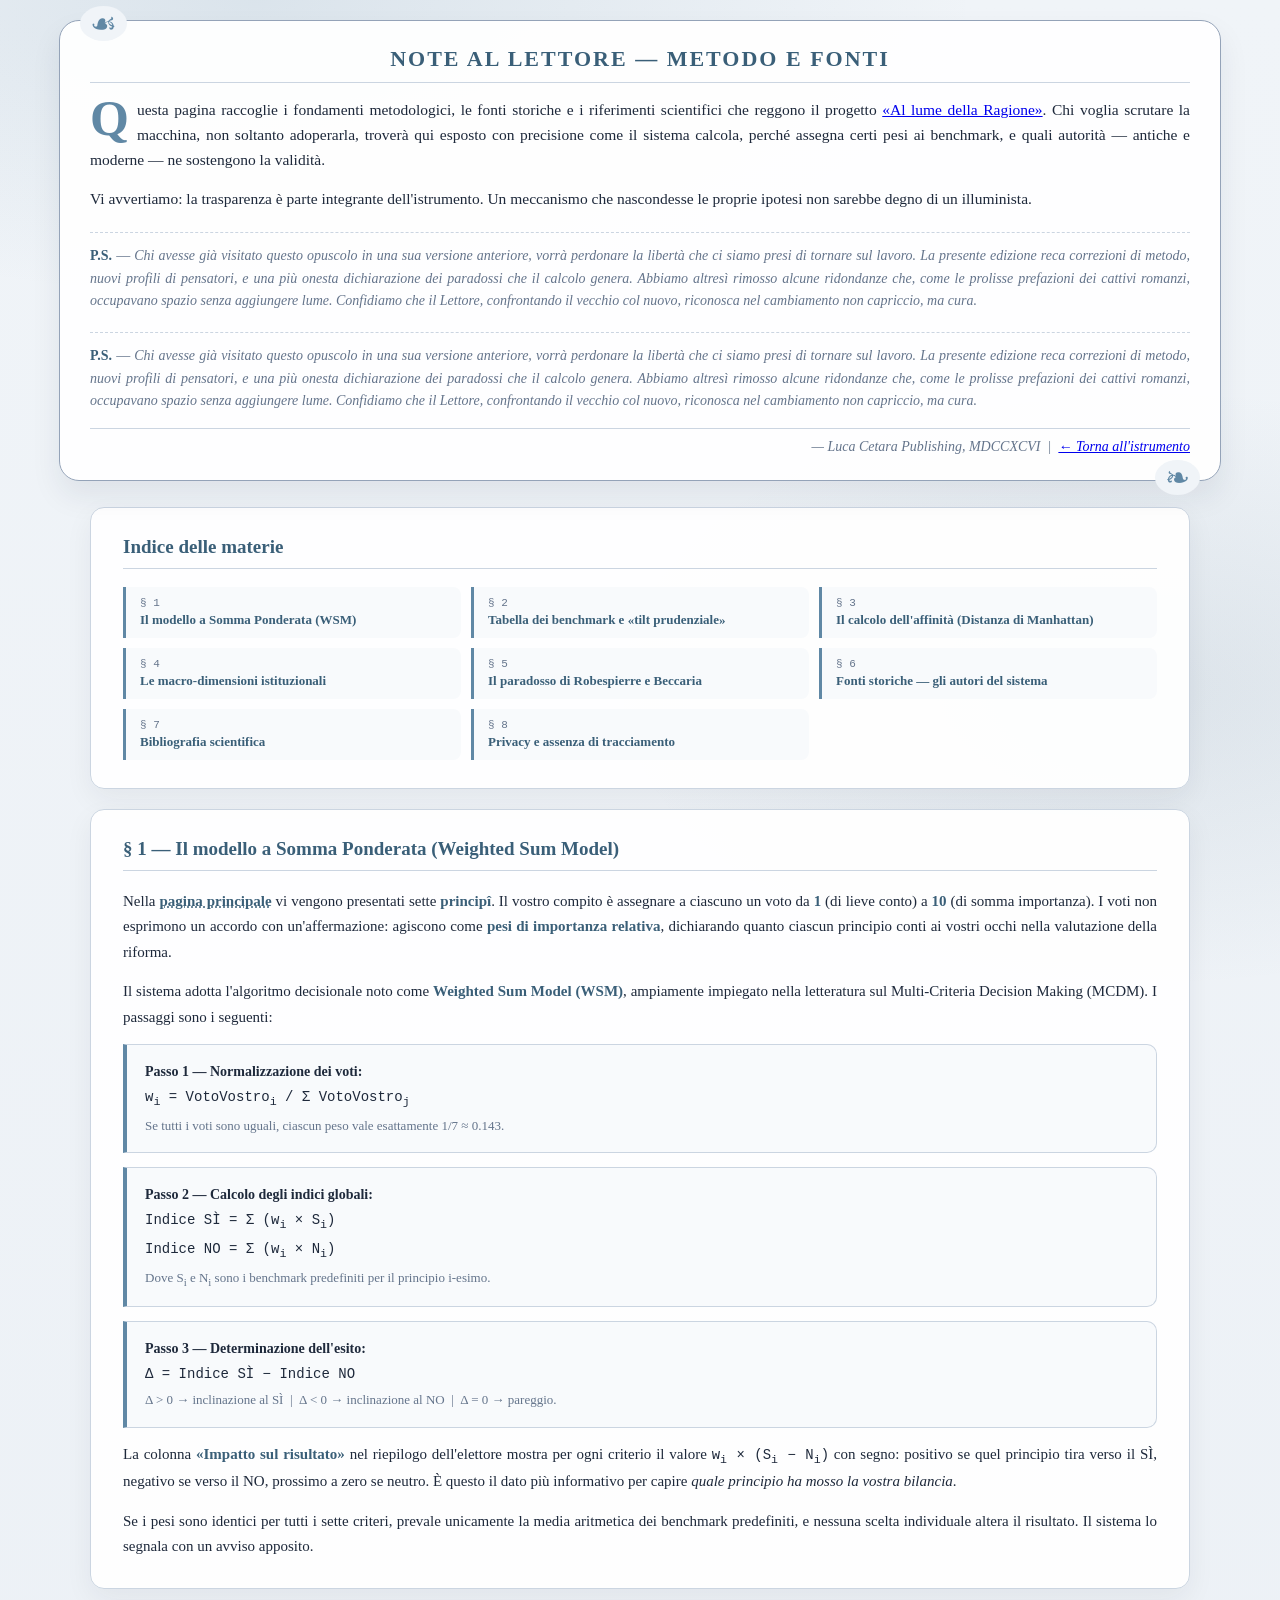
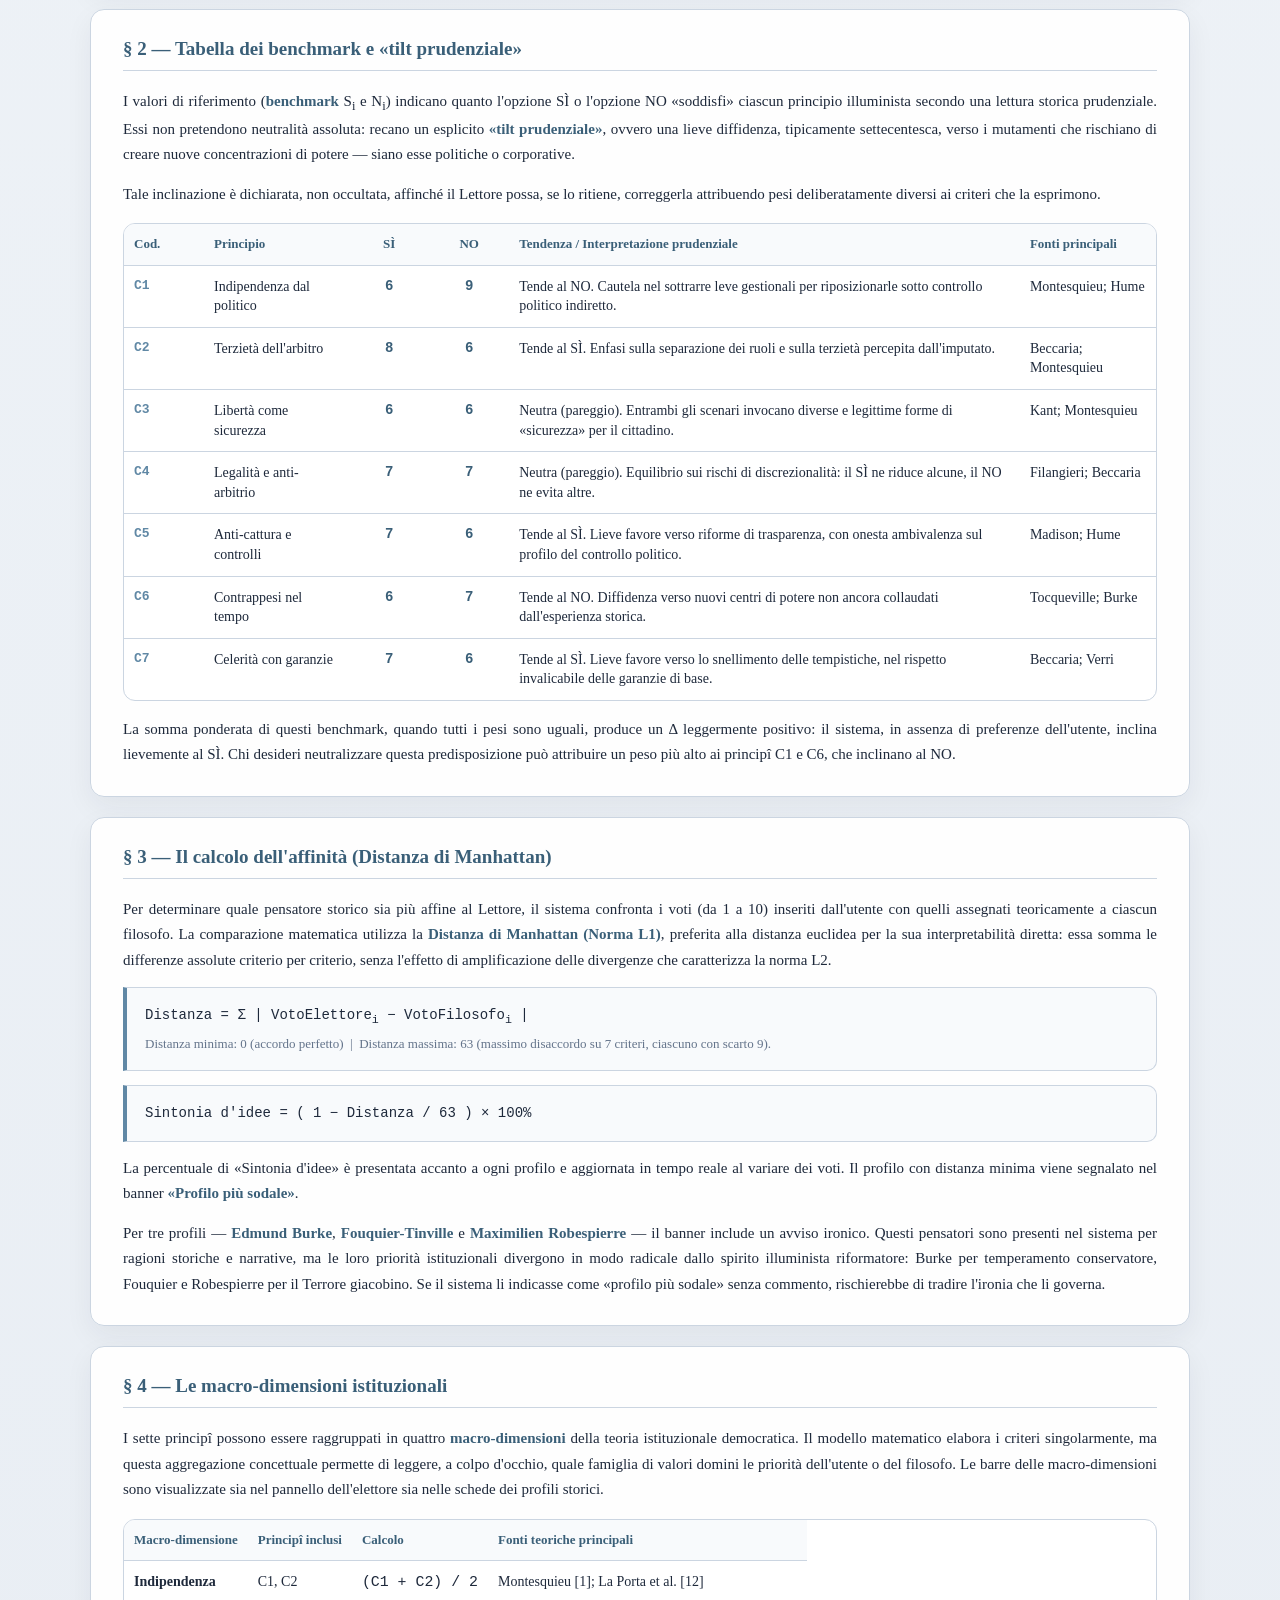
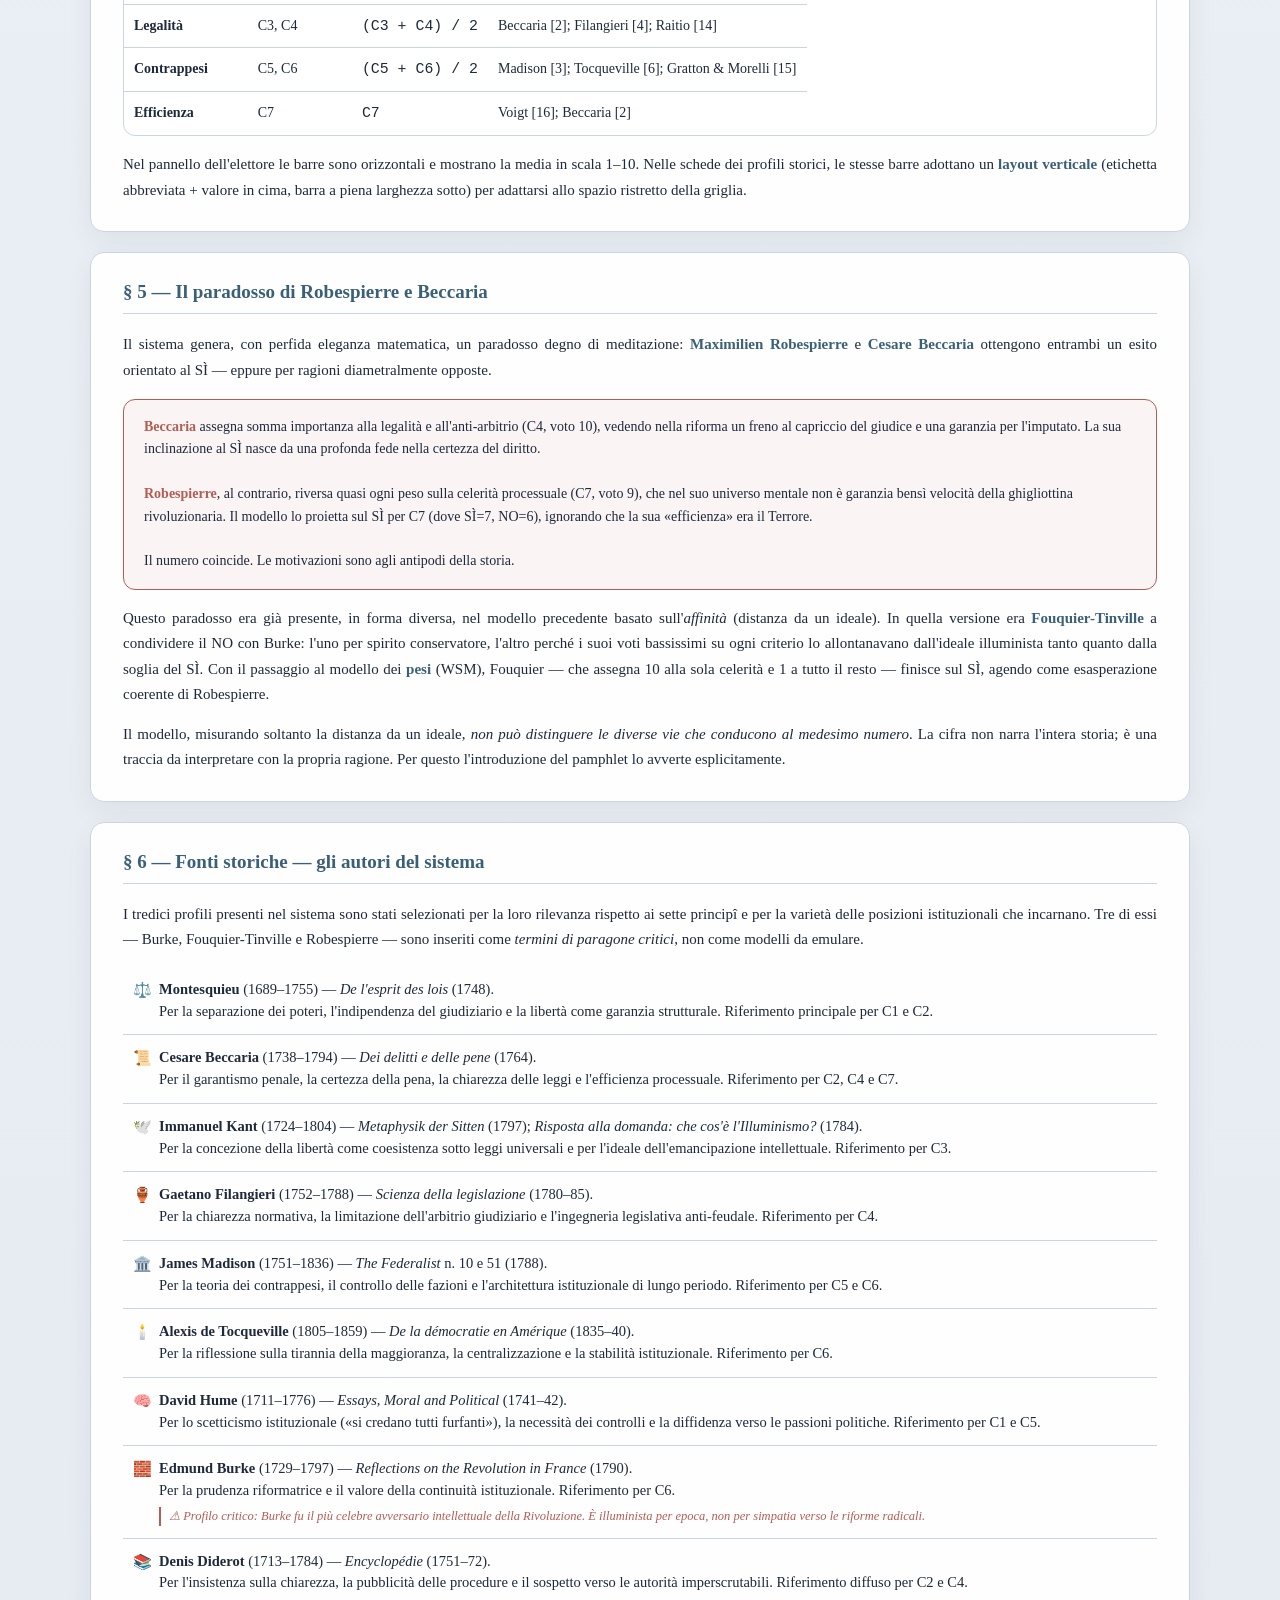
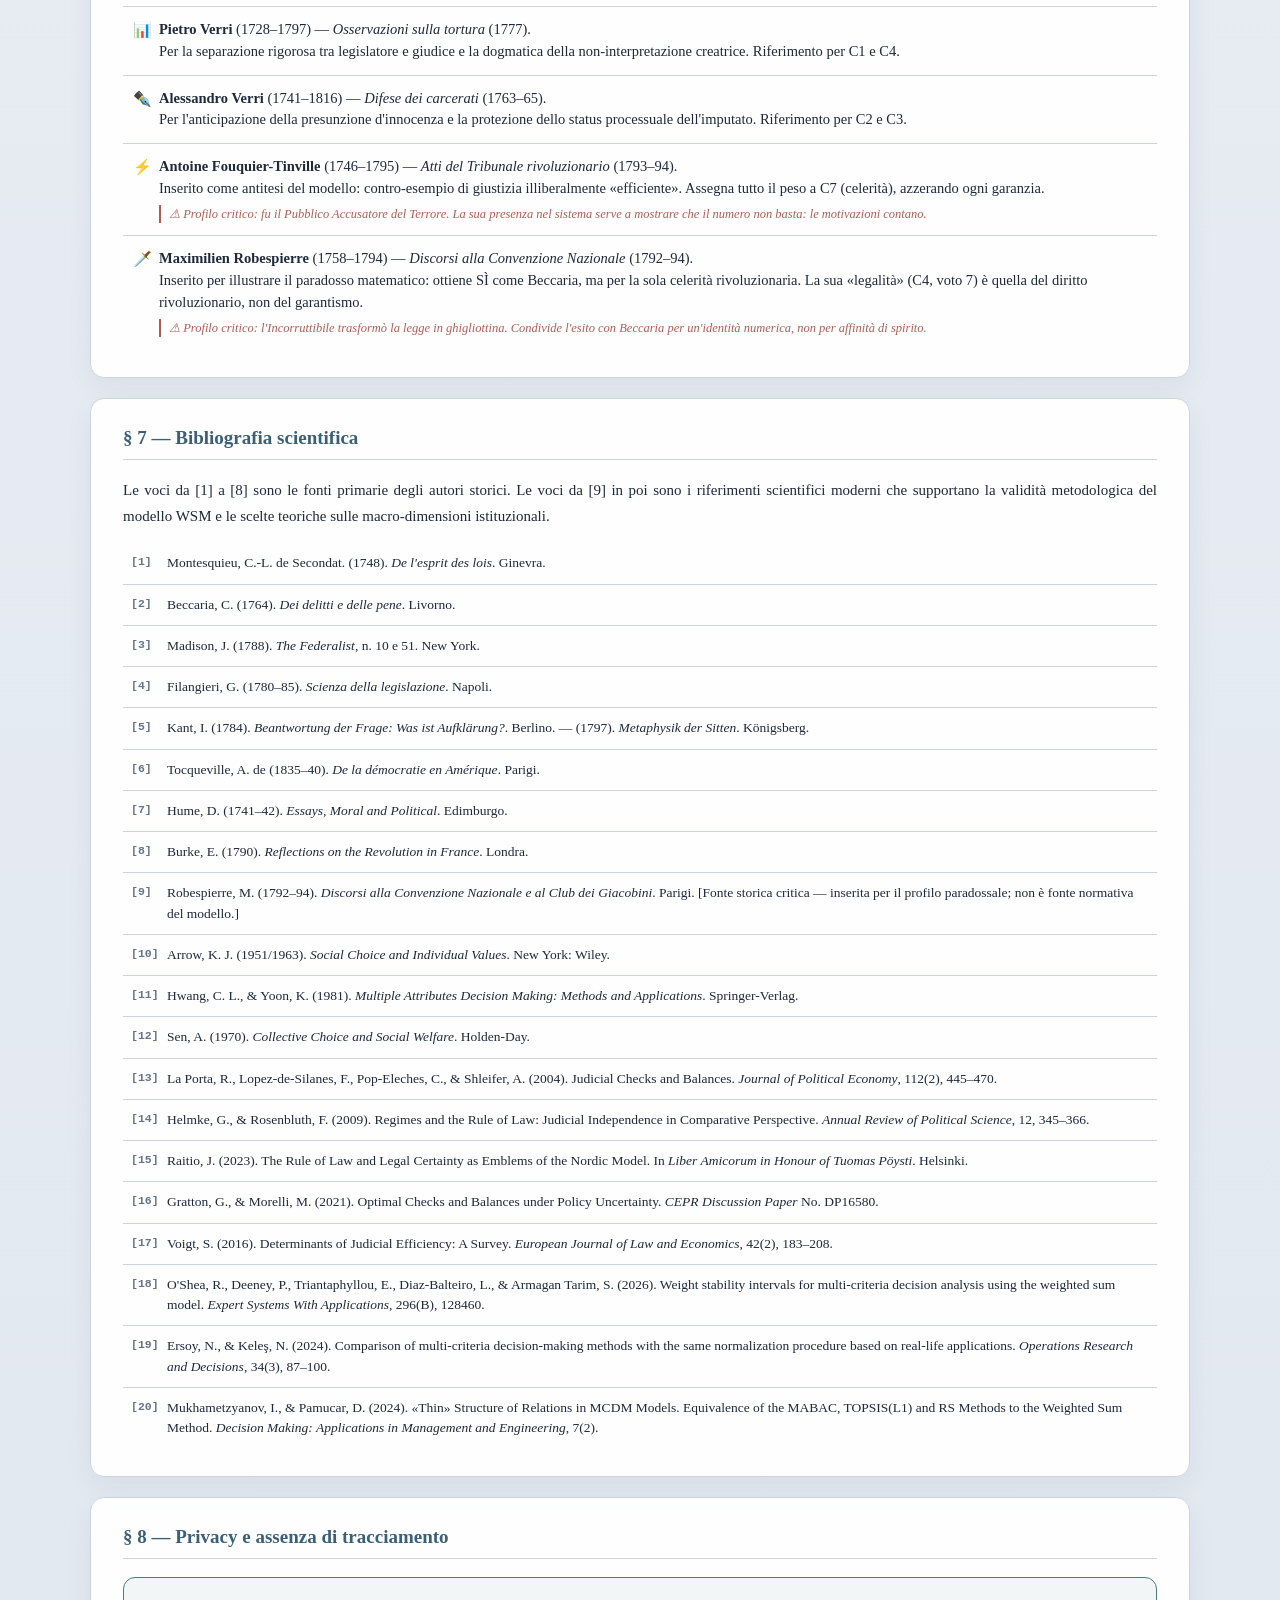
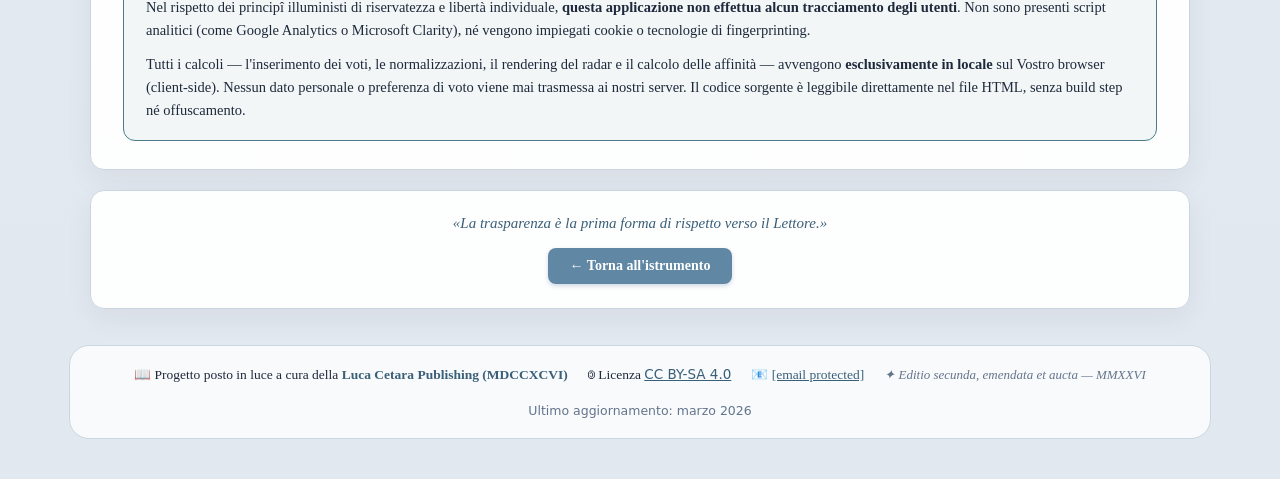
<file: note-bibliografia (5).html>
<!doctype html>
<html lang="it">
<head>
<meta charset="utf-8" />
<meta name="viewport" content="width=device-width, initial-scale=1" />
<title>Note metodologiche e bibliografia – Al lume della Ragione</title>
<style>
  /* =========================================================
     PALETTE E STILI — identici al file principale index.html
     ========================================================= */
  :root {
    --bg1: #f0f4f8;
    --bg2: #e2e8f0;
    --panel: #ffffff;
    --panel2: #f8fafc;
    --text: #1e293b;
    --muted: #64748b;
    --primary: #6088a5;
    --primary-dark: #3a5f78;
    --ok: #4b7b8a;
    --bad: #b25d53;
    --line: #cbd5e1;
    --line2: #94a3b8;
    --mono: ui-monospace, SFMono-Regular, Menlo, Monaco, Consolas, "Liberation Mono", monospace;
    --sans: ui-sans-serif, system-ui, -apple-system, Segoe UI, Roboto, Arial, sans-serif;
    --serif: "Georgia", "Times New Roman", Times, serif;
  }

  body {
    margin: 0;
    font-family: var(--serif) !important;
    background:
      radial-gradient(1200px 500px at 20% 0%, rgba(96,136,165,0.15), transparent 60%),
      radial-gradient(900px 500px at 90% 10%, rgba(58,95,120,0.10), transparent 60%),
      linear-gradient(180deg, var(--bg1), var(--bg2));
    color: var(--text);
    padding-bottom: 40px;
  }

  p, div, span, td, th, h1, h2, h3, h4, h5, summary, a, li { font-family: var(--serif); }
  code, .mono { font-family: var(--mono) !important; font-size: 0.93em; }

  /* Layout colonna centrale */
  main {
    max-width: 1100px;
    margin: 0 auto;
    padding: 16px;
    display: flex;
    flex-direction: column;
    gap: 20px;
  }

  /* Card standard */
  .card {
    background: rgba(255,255,255,0.95);
    border: 1px solid var(--line);
    border-radius: 14px;
    padding: 28px 32px;
    box-shadow: 0 10px 28px rgba(30,41,59,0.06);
    box-sizing: border-box;
  }
  .card h2.card-title {
    margin: 0 0 18px 0;
    font-size: clamp(16px, 4vw, 19px);
    font-weight: 900;
    color: var(--primary-dark);
    border-bottom: 1px solid var(--line);
    padding-bottom: 10px;
  }

  /* Intro pamphlet — identico a index.html */
  .intro-pamphlet {
    max-width: 1100px;
    margin: 20px auto 10px;
    padding: 25px 30px;
    background: rgba(255,255,255,0.95);
    border: 1px solid var(--line2);
    border-radius: 20px;
    box-shadow: 0 15px 30px rgba(30,41,59,0.08);
    position: relative;
  }
  .intro-pamphlet::before {
    content: "☙"; position: absolute; top: -15px; left: 20px; font-size: 30px;
    color: var(--primary); background: var(--bg1); padding: 0 10px; border-radius: 50%;
  }
  .intro-pamphlet::after {
    content: "❧"; position: absolute; bottom: -15px; right: 20px; font-size: 30px;
    color: var(--primary); background: var(--bg1); padding: 0 10px; border-radius: 50%;
  }
  .intro-pamphlet h3 {
    text-align: center; font-size: 22px; font-weight: 900; margin: 0 0 15px;
    letter-spacing: 2px; border-bottom: 1px solid var(--line); padding-bottom: 10px;
    color: var(--primary-dark);
  }
  .intro-pamphlet p { font-size: 15.5px; line-height: 1.6; margin: 15px 0; text-align: justify; }
  .intro-pamphlet .dropcap { float: left; font-size: 50px; line-height: 0.8; margin-right: 8px; font-weight: 900; color: var(--primary); }
  .signature { text-align: right; font-style: italic; margin-top: 15px; font-size: 14px; border-top: 1px solid var(--line); padding-top: 10px; color: var(--muted); }

  /* Prosa interna alle card */
  .prose { font-size: 15px; line-height: 1.7; color: var(--text); text-align: justify; }
  .prose p { margin: 0 0 14px 0; }
  .prose p:last-child { margin-bottom: 0; }
  .prose strong { color: var(--primary-dark); }
  .prose em { color: var(--text); }
  .prose a { color: var(--primary-dark); text-decoration: underline dotted; font-weight: 700; }
  .prose a:hover { color: var(--primary); text-decoration: underline; }

  /* Indice / TOC */
  .toc-grid {
    display: grid;
    grid-template-columns: repeat(auto-fit, minmax(280px, 1fr));
    gap: 10px;
    margin-top: 16px;
  }
  .toc-item {
    background: var(--panel2);
    border-left: 3px solid var(--primary);
    border-radius: 0 8px 8px 0;
    padding: 10px 14px;
    font-size: 13.5px;
    transition: background 0.2s;
  }
  .toc-item:hover { background: rgba(96,136,165,0.08); }
  .toc-item a { color: var(--primary-dark); text-decoration: none; font-weight: 700; font-size: 13px; }
  .toc-item a:hover { color: var(--primary); }
  .toc-item .toc-num { color: var(--muted); font-family: var(--mono) !important; font-size: 11px; display: block; margin-bottom: 3px; }

  /* Tabelle */
  table { width: 100%; border-collapse: separate; border-spacing: 0; overflow-x: auto; display: block; border-radius: 12px; border: 1px solid var(--line); background: #ffffff; margin: 16px 0; }
  th, td { padding: 11px 10px; border-bottom: 1px solid var(--line); vertical-align: top; min-width: 60px; font-size: 14px; line-height: 1.4; }
  th { background: var(--panel2); color: var(--primary-dark); text-align: left; font-weight: 900; font-size: 13px; }
  tr:last-child td { border-bottom: none; }
  td.cod { font-family: var(--mono) !important; font-weight: 900; color: var(--primary); font-size: 13px; }
  td.num { font-family: var(--mono) !important; font-weight: 700; text-align: center; color: var(--primary-dark); }
  .text-center { text-align: center; }

  /* Formule */
  .formula-box {
    background: var(--panel2);
    border: 1px solid var(--line);
    border-left: 4px solid var(--primary);
    border-radius: 0 10px 10px 0;
    padding: 14px 18px;
    margin: 14px 0;
    font-size: 14px;
    line-height: 1.8;
  }
  .formula-box code { font-size: 1em; background: none; padding: 0; }

  /* Chip (note a margine) */
  .chip-note {
    display: inline-flex; align-items: center; gap: 6px;
    background: rgba(96,136,165,0.08); border: 1px solid var(--primary);
    border-radius: 999px; padding: 5px 12px; font-size: 12.5px;
    color: var(--primary-dark); margin: 4px 2px; font-style: italic;
  }
  .chip-warn {
    background: rgba(178,93,83,0.08); border-color: var(--bad); color: var(--bad);
  }

  /* Liste fonti storiche */
  .source-list { list-style: none; padding: 0; margin: 0; }
  .source-list li {
    padding: 12px 14px 12px 14px;
    border-bottom: 1px solid var(--line);
    font-size: 14.5px;
    line-height: 1.5;
    position: relative;
    padding-left: 36px;
  }
  .source-list li:last-child { border-bottom: none; }
  .source-list li::before {
    content: attr(data-icon);
    position: absolute; left: 10px; top: 12px;
    font-size: 15px;
  }
  .source-list li .nota-critica {
    display: block; margin-top: 5px; font-size: 12.5px;
    color: var(--bad); font-style: italic;
    border-left: 2px solid var(--bad); padding-left: 8px;
  }

  /* Lista bibliografica numerata */
  .bib-list { list-style: none; counter-reset: bib; padding: 0; margin: 0; }
  .bib-list li {
    counter-increment: bib;
    padding: 10px 12px 10px 44px;
    border-bottom: 1px solid var(--line);
    font-size: 13.5px;
    line-height: 1.5;
    position: relative;
  }
  .bib-list li:last-child { border-bottom: none; }
  .bib-list li::before {
    content: "[" counter(bib) "]";
    position: absolute; left: 8px; top: 10px;
    font-family: var(--mono) !important;
    font-size: 11.5px; color: var(--muted); font-weight: 700;
  }

  /* Privacy box */
  .privacy-box {
    background: rgba(75,123,138,0.06);
    border: 1px solid var(--ok);
    border-radius: 12px;
    padding: 18px 22px;
    font-size: 14.5px;
    line-height: 1.6;
  }

  /* Footer project-info — identico a index.html */
  .project-info {
    max-width: 1100px; margin: 20px auto 0; padding: 20px;
    display: flex; flex-wrap: wrap; gap: 20px;
    align-items: center; justify-content: center;
    background: var(--panel2); border: 1px solid var(--line);
    border-radius: 20px; font-size: 13.5px;
  }
  .project-info a { color: var(--primary-dark); text-decoration: underline; font-family: var(--sans) !important; }

  /* Separatore ornamentale */
  .hr { height: 1px; background: var(--line); margin: 20px 0; }
  .hr-dashed { height: 1px; background: repeating-linear-gradient(90deg, var(--line2) 0, var(--line2) 6px, transparent 6px, transparent 12px); margin: 20px 0; }

  /* Avviso paradosso */
  .paradox-box {
    background: rgba(178,93,83,0.06);
    border: 1px solid var(--bad);
    border-radius: 12px;
    padding: 16px 20px;
    font-size: 14px;
    line-height: 1.6;
    margin-top: 16px;
  }
  .paradox-box strong { color: var(--bad); }

  @media (max-width: 600px) {
    .card { padding: 18px 16px; }
    .intro-pamphlet { padding: 20px 18px; }
  }
</style>
</head>
<body>

<!-- INTESTAZIONE PAMPHLET -->
<div class="intro-pamphlet">
  <h3>NOTE AL LETTORE — METODO E FONTI</h3>
  <p><span class="dropcap">Q</span>uesta pagina raccoglie i fondamenti metodologici, le fonti storiche e i riferimenti scientifici che reggono il progetto <a href="index.html">«Al lume della Ragione»</a>. Chi voglia scrutare la macchina, non soltanto adoperarla, troverà qui esposto con precisione come il sistema calcola, perché assegna certi pesi ai benchmark, e quali autorità — antiche e moderne — ne sostengono la validità.</p>
  <p>Vi avvertiamo: la trasparenza è parte integrante dell'istrumento. Un meccanismo che nascondesse le proprie ipotesi non sarebbe degno di un illuminista.</p>
  <p style="border-top: 1px dashed var(--line); padding-top: 12px; margin-top: 20px; font-size: 14px; color: var(--muted);"><strong style="color:var(--primary-dark);">P.S.</strong> — <em>Chi avesse già visitato questo opuscolo in una sua versione anteriore, vorrà perdonare la libertà che ci siamo presi di tornare sul lavoro. La presente edizione reca correzioni di metodo, nuovi profili di pensatori, e una più onesta dichiarazione dei paradossi che il calcolo genera. Abbiamo altresì rimosso alcune ridondanze che, come le prolisse prefazioni dei cattivi romanzi, occupavano spazio senza aggiungere lume. Confidiamo che il Lettore, confrontando il vecchio col nuovo, riconosca nel cambiamento non capriccio, ma cura.</em></p>
  <p style="border-top: 1px dashed var(--line); padding-top: 12px; margin-top: 20px; font-size: 14px; color: var(--muted);"><strong style="color:var(--primary-dark);">P.S.</strong> — <em>Chi avesse già visitato questo opuscolo in una sua versione anteriore, vorrà perdonare la libertà che ci siamo presi di tornare sul lavoro. La presente edizione reca correzioni di metodo, nuovi profili di pensatori, e una più onesta dichiarazione dei paradossi che il calcolo genera. Abbiamo altresì rimosso alcune ridondanze che, come le prolisse prefazioni dei cattivi romanzi, occupavano spazio senza aggiungere lume. Confidiamo che il Lettore, confrontando il vecchio col nuovo, riconosca nel cambiamento non capriccio, ma cura.</em></p>
  <div class="signature">
    — Luca Cetara Publishing, MDCCXCVI &nbsp;|&nbsp;
    <a href="index.html">← Torna all'istrumento</a>
  </div>
</div>

<main>

  <!-- INDICE -->
  <section class="card">
    <h2 class="card-title">Indice delle materie</h2>
    <div class="toc-grid">
      <div class="toc-item"><span class="toc-num">§ 1</span><a href="#funzionamento">Il modello a Somma Ponderata (WSM)</a></div>
      <div class="toc-item"><span class="toc-num">§ 2</span><a href="#benchmark">Tabella dei benchmark e «tilt prudenziale»</a></div>
      <div class="toc-item"><span class="toc-num">§ 3</span><a href="#affinita">Il calcolo dell'affinità (Distanza di Manhattan)</a></div>
      <div class="toc-item"><span class="toc-num">§ 4</span><a href="#macrodimensioni">Le macro-dimensioni istituzionali</a></div>
      <div class="toc-item"><span class="toc-num">§ 5</span><a href="#paradosso">Il paradosso di Robespierre e Beccaria</a></div>
      <div class="toc-item"><span class="toc-num">§ 6</span><a href="#fonti-storiche">Fonti storiche — gli autori del sistema</a></div>
      <div class="toc-item"><span class="toc-num">§ 7</span><a href="#bibliografia">Bibliografia scientifica</a></div>
      <div class="toc-item"><span class="toc-num">§ 8</span><a href="#privacy">Privacy e assenza di tracciamento</a></div>
    </div>
  </section>

  <!-- § 1 — WSM -->
  <section class="card" id="funzionamento">
    <h2 class="card-title">§ 1 — Il modello a Somma Ponderata (Weighted Sum Model)</h2>
    <div class="prose">
      <p>Nella <a href="index.html">pagina principale</a> vi vengono presentati sette <strong>principî</strong>. Il vostro compito è assegnare a ciascuno un voto da <strong>1</strong> (di lieve conto) a <strong>10</strong> (di somma importanza). I voti non esprimono un accordo con un'affermazione: agiscono come <strong>pesi di importanza relativa</strong>, dichiarando quanto ciascun principio conti ai vostri occhi nella valutazione della riforma.</p>
      <p>Il sistema adotta l'algoritmo decisionale noto come <strong>Weighted Sum Model (WSM)</strong>, ampiamente impiegato nella letteratura sul Multi-Criteria Decision Making (MCDM). I passaggi sono i seguenti:</p>
    </div>

    <div class="formula-box">
      <strong>Passo 1 — Normalizzazione dei voti:</strong><br>
      <code>w<sub>i</sub> = VotoVostro<sub>i</sub> / Σ VotoVostro<sub>j</sub></code><br>
      <span style="color:var(--muted); font-size:13px;">Se tutti i voti sono uguali, ciascun peso vale esattamente 1/7 ≈ 0.143.</span>
    </div>
    <div class="formula-box">
      <strong>Passo 2 — Calcolo degli indici globali:</strong><br>
      <code>Indice SÌ = Σ (w<sub>i</sub> × S<sub>i</sub>)</code><br>
      <code>Indice NO = Σ (w<sub>i</sub> × N<sub>i</sub>)</code><br>
      <span style="color:var(--muted); font-size:13px;">Dove S<sub>i</sub> e N<sub>i</sub> sono i benchmark predefiniti per il principio i-esimo.</span>
    </div>
    <div class="formula-box">
      <strong>Passo 3 — Determinazione dell'esito:</strong><br>
      <code>Δ = Indice SÌ − Indice NO</code><br>
      <span style="color:var(--muted); font-size:13px;">Δ &gt; 0 → inclinazione al SÌ &nbsp;|&nbsp; Δ &lt; 0 → inclinazione al NO &nbsp;|&nbsp; Δ = 0 → pareggio.</span>
    </div>

    <div class="prose" style="margin-top:14px;">
      <p>La colonna <strong>«Impatto sul risultato»</strong> nel riepilogo dell'elettore mostra per ogni criterio il valore <code>w<sub>i</sub> × (S<sub>i</sub> − N<sub>i</sub>)</code> con segno: positivo se quel principio tira verso il SÌ, negativo se verso il NO, prossimo a zero se neutro. È questo il dato più informativo per capire <em>quale principio ha mosso la vostra bilancia</em>.</p>
      <p>Se i pesi sono identici per tutti i sette criteri, prevale unicamente la media aritmetica dei benchmark predefiniti, e nessuna scelta individuale altera il risultato. Il sistema lo segnala con un avviso apposito.</p>
    </div>
  </section>

  <!-- § 2 — BENCHMARK -->
  <section class="card" id="benchmark">
    <h2 class="card-title">§ 2 — Tabella dei benchmark e «tilt prudenziale»</h2>
    <div class="prose">
      <p>I valori di riferimento (<strong>benchmark</strong> S<sub>i</sub> e N<sub>i</sub>) indicano quanto l'opzione SÌ o l'opzione NO «soddisfi» ciascun principio illuminista secondo una lettura storica prudenziale. Essi non pretendono neutralità assoluta: recano un esplicito <strong>«tilt prudenziale»</strong>, ovvero una lieve diffidenza, tipicamente settecentesca, verso i mutamenti che rischiano di creare nuove concentrazioni di potere — siano esse politiche o corporative.</p>
      <p>Tale inclinazione è dichiarata, non occultata, affinché il Lettore possa, se lo ritiene, correggerla attribuendo pesi deliberatamente diversi ai criteri che la esprimono.</p>
    </div>

    <table>
      <thead>
        <tr>
          <th style="width:5%">Cod.</th>
          <th>Principio</th>
          <th class="text-center" style="width:7%">SÌ</th>
          <th class="text-center" style="width:7%">NO</th>
          <th>Tendenza / Interpretazione prudenziale</th>
          <th>Fonti principali</th>
        </tr>
      </thead>
      <tbody>
        <tr>
          <td class="cod">C1</td>
          <td>Indipendenza dal politico</td>
          <td class="num">6</td><td class="num">9</td>
          <td>Tende al NO. Cautela nel sottrarre leve gestionali per riposizionarle sotto controllo politico indiretto.</td>
          <td>Montesquieu; Hume</td>
        </tr>
        <tr>
          <td class="cod">C2</td>
          <td>Terzietà dell'arbitro</td>
          <td class="num">8</td><td class="num">6</td>
          <td>Tende al SÌ. Enfasi sulla separazione dei ruoli e sulla terzietà percepita dall'imputato.</td>
          <td>Beccaria; Montesquieu</td>
        </tr>
        <tr>
          <td class="cod">C3</td>
          <td>Libertà come sicurezza</td>
          <td class="num">6</td><td class="num">6</td>
          <td>Neutra (pareggio). Entrambi gli scenari invocano diverse e legittime forme di «sicurezza» per il cittadino.</td>
          <td>Kant; Montesquieu</td>
        </tr>
        <tr>
          <td class="cod">C4</td>
          <td>Legalità e anti-arbitrio</td>
          <td class="num">7</td><td class="num">7</td>
          <td>Neutra (pareggio). Equilibrio sui rischi di discrezionalità: il SÌ ne riduce alcune, il NO ne evita altre.</td>
          <td>Filangieri; Beccaria</td>
        </tr>
        <tr>
          <td class="cod">C5</td>
          <td>Anti-cattura e controlli</td>
          <td class="num">7</td><td class="num">6</td>
          <td>Tende al SÌ. Lieve favore verso riforme di trasparenza, con onesta ambivalenza sul profilo del controllo politico.</td>
          <td>Madison; Hume</td>
        </tr>
        <tr>
          <td class="cod">C6</td>
          <td>Contrappesi nel tempo</td>
          <td class="num">6</td><td class="num">7</td>
          <td>Tende al NO. Diffidenza verso nuovi centri di potere non ancora collaudati dall'esperienza storica.</td>
          <td>Tocqueville; Burke</td>
        </tr>
        <tr>
          <td class="cod">C7</td>
          <td>Celerità con garanzie</td>
          <td class="num">7</td><td class="num">6</td>
          <td>Tende al SÌ. Lieve favore verso lo snellimento delle tempistiche, nel rispetto invalicabile delle garanzie di base.</td>
          <td>Beccaria; Verri</td>
        </tr>
      </tbody>
    </table>

    <div class="prose">
      <p>La somma ponderata di questi benchmark, quando tutti i pesi sono uguali, produce un Δ leggermente positivo: il sistema, in assenza di preferenze dell'utente, inclina lievemente al SÌ. Chi desideri neutralizzare questa predisposizione può attribuire un peso più alto ai principî C1 e C6, che inclinano al NO.</p>
    </div>
  </section>

  <!-- § 3 — AFFINITÀ -->
  <section class="card" id="affinita">
    <h2 class="card-title">§ 3 — Il calcolo dell'affinità (Distanza di Manhattan)</h2>
    <div class="prose">
      <p>Per determinare quale pensatore storico sia più affine al Lettore, il sistema confronta i voti (da 1 a 10) inseriti dall'utente con quelli assegnati teoricamente a ciascun filosofo. La comparazione matematica utilizza la <strong>Distanza di Manhattan (Norma L1)</strong>, preferita alla distanza euclidea per la sua interpretabilità diretta: essa somma le differenze assolute criterio per criterio, senza l'effetto di amplificazione delle divergenze che caratterizza la norma L2.</p>
    </div>

    <div class="formula-box">
      <code>Distanza = Σ | VotoElettore<sub>i</sub> − VotoFilosofo<sub>i</sub> |</code><br>
      <span style="color:var(--muted); font-size:13px;">Distanza minima: 0 (accordo perfetto) &nbsp;|&nbsp; Distanza massima: 63 (massimo disaccordo su 7 criteri, ciascuno con scarto 9).</span>
    </div>
    <div class="formula-box">
      <code>Sintonia d'idee = ( 1 − Distanza / 63 ) × 100%</code>
    </div>

    <div class="prose" style="margin-top:14px;">
      <p>La percentuale di «Sintonia d'idee» è presentata accanto a ogni profilo e aggiornata in tempo reale al variare dei voti. Il profilo con distanza minima viene segnalato nel banner <strong>«Profilo più sodale»</strong>.</p>
      <p>Per tre profili — <strong>Edmund Burke</strong>, <strong>Fouquier-Tinville</strong> e <strong>Maximilien Robespierre</strong> — il banner include un avviso ironico. Questi pensatori sono presenti nel sistema per ragioni storiche e narrative, ma le loro priorità istituzionali divergono in modo radicale dallo spirito illuminista riformatore: Burke per temperamento conservatore, Fouquier e Robespierre per il Terrore giacobino. Se il sistema li indicasse come «profilo più sodale» senza commento, rischierebbe di tradire l'ironia che li governa.</p>
    </div>
  </section>

  <!-- § 4 — MACRO-DIMENSIONI -->
  <section class="card" id="macrodimensioni">
    <h2 class="card-title">§ 4 — Le macro-dimensioni istituzionali</h2>
    <div class="prose">
      <p>I sette principî possono essere raggruppati in quattro <strong>macro-dimensioni</strong> della teoria istituzionale democratica. Il modello matematico elabora i criteri singolarmente, ma questa aggregazione concettuale permette di leggere, a colpo d'occhio, quale famiglia di valori domini le priorità dell'utente o del filosofo. Le barre delle macro-dimensioni sono visualizzate sia nel pannello dell'elettore sia nelle schede dei profili storici.</p>
    </div>

    <table>
      <thead>
        <tr>
          <th>Macro-dimensione</th>
          <th>Principî inclusi</th>
          <th>Calcolo</th>
          <th>Fonti teoriche principali</th>
        </tr>
      </thead>
      <tbody>
        <tr>
          <td><strong>Indipendenza</strong></td>
          <td>C1, C2</td>
          <td class="mono">(C1 + C2) / 2</td>
          <td>Montesquieu [1]; La Porta et al. [12]</td>
        </tr>
        <tr>
          <td><strong>Legalità</strong></td>
          <td>C3, C4</td>
          <td class="mono">(C3 + C4) / 2</td>
          <td>Beccaria [2]; Filangieri [4]; Raitio [14]</td>
        </tr>
        <tr>
          <td><strong>Contrappesi</strong></td>
          <td>C5, C6</td>
          <td class="mono">(C5 + C6) / 2</td>
          <td>Madison [3]; Tocqueville [6]; Gratton & Morelli [15]</td>
        </tr>
        <tr>
          <td><strong>Efficienza</strong></td>
          <td>C7</td>
          <td class="mono">C7</td>
          <td>Voigt [16]; Beccaria [2]</td>
        </tr>
      </tbody>
    </table>

    <div class="prose">
      <p>Nel pannello dell'elettore le barre sono orizzontali e mostrano la media in scala 1–10. Nelle schede dei profili storici, le stesse barre adottano un <strong>layout verticale</strong> (etichetta abbreviata + valore in cima, barra a piena larghezza sotto) per adattarsi allo spazio ristretto della griglia.</p>
    </div>
  </section>

  <!-- § 5 — PARADOSSO -->
  <section class="card" id="paradosso">
    <h2 class="card-title">§ 5 — Il paradosso di Robespierre e Beccaria</h2>
    <div class="prose">
      <p>Il sistema genera, con perfida eleganza matematica, un paradosso degno di meditazione: <strong>Maximilien Robespierre</strong> e <strong>Cesare Beccaria</strong> ottengono entrambi un esito orientato al SÌ — eppure per ragioni diametralmente opposte.</p>
    </div>

    <div class="paradox-box">
      <strong>Beccaria</strong> assegna somma importanza alla legalità e all'anti-arbitrio (C4, voto 10), vedendo nella riforma un freno al capriccio del giudice e una garanzia per l'imputato. La sua inclinazione al SÌ nasce da una profonda fede nella certezza del diritto.<br><br>
      <strong>Robespierre</strong>, al contrario, riversa quasi ogni peso sulla celerità processuale (C7, voto 9), che nel suo universo mentale non è garanzia bensì velocità della ghigliottina rivoluzionaria. Il modello lo proietta sul SÌ per C7 (dove SÌ=7, NO=6), ignorando che la sua «efficienza» era il Terrore.<br><br>
      Il numero coincide. Le motivazioni sono agli antipodi della storia.
    </div>

    <div class="prose" style="margin-top:16px;">
      <p>Questo paradosso era già presente, in forma diversa, nel modello precedente basato sull'<em>affinità</em> (distanza da un ideale). In quella versione era <strong>Fouquier-Tinville</strong> a condividere il NO con Burke: l'uno per spirito conservatore, l'altro perché i suoi voti bassissimi su ogni criterio lo allontanavano dall'ideale illuminista tanto quanto dalla soglia del SÌ. Con il passaggio al modello dei <strong>pesi</strong> (WSM), Fouquier — che assegna 10 alla sola celerità e 1 a tutto il resto — finisce sul SÌ, agendo come esasperazione coerente di Robespierre.</p>
      <p>Il modello, misurando soltanto la distanza da un ideale, <em>non può distinguere le diverse vie che conducono al medesimo numero</em>. La cifra non narra l'intera storia; è una traccia da interpretare con la propria ragione. Per questo l'introduzione del pamphlet lo avverte esplicitamente.</p>
    </div>
  </section>

  <!-- § 6 — FONTI STORICHE -->
  <section class="card" id="fonti-storiche">
    <h2 class="card-title">§ 6 — Fonti storiche — gli autori del sistema</h2>
    <div class="prose" style="margin-bottom:14px;">
      <p>I tredici profili presenti nel sistema sono stati selezionati per la loro rilevanza rispetto ai sette principî e per la varietà delle posizioni istituzionali che incarnano. Tre di essi — Burke, Fouquier-Tinville e Robespierre — sono inseriti come <em>termini di paragone critici</em>, non come modelli da emulare.</p>
    </div>

    <ul class="source-list">
      <li data-icon="⚖️">
        <strong>Montesquieu</strong> (1689–1755) — <em>De l'esprit des lois</em> (1748).<br>
        Per la separazione dei poteri, l'indipendenza del giudiziario e la libertà come garanzia strutturale. Riferimento principale per C1 e C2.
      </li>
      <li data-icon="📜">
        <strong>Cesare Beccaria</strong> (1738–1794) — <em>Dei delitti e delle pene</em> (1764).<br>
        Per il garantismo penale, la certezza della pena, la chiarezza delle leggi e l'efficienza processuale. Riferimento per C2, C4 e C7.
      </li>
      <li data-icon="🕊️">
        <strong>Immanuel Kant</strong> (1724–1804) — <em>Metaphysik der Sitten</em> (1797); <em>Risposta alla domanda: che cos'è l'Illuminismo?</em> (1784).<br>
        Per la concezione della libertà come coesistenza sotto leggi universali e per l'ideale dell'emancipazione intellettuale. Riferimento per C3.
      </li>
      <li data-icon="🏺">
        <strong>Gaetano Filangieri</strong> (1752–1788) — <em>Scienza della legislazione</em> (1780–85).<br>
        Per la chiarezza normativa, la limitazione dell'arbitrio giudiziario e l'ingegneria legislativa anti-feudale. Riferimento per C4.
      </li>
      <li data-icon="🏛️">
        <strong>James Madison</strong> (1751–1836) — <em>The Federalist</em> n. 10 e 51 (1788).<br>
        Per la teoria dei contrappesi, il controllo delle fazioni e l'architettura istituzionale di lungo periodo. Riferimento per C5 e C6.
      </li>
      <li data-icon="🕯️">
        <strong>Alexis de Tocqueville</strong> (1805–1859) — <em>De la démocratie en Amérique</em> (1835–40).<br>
        Per la riflessione sulla tirannia della maggioranza, la centralizzazione e la stabilità istituzionale. Riferimento per C6.
      </li>
      <li data-icon="🧠">
        <strong>David Hume</strong> (1711–1776) — <em>Essays, Moral and Political</em> (1741–42).<br>
        Per lo scetticismo istituzionale («si credano tutti furfanti»), la necessità dei controlli e la diffidenza verso le passioni politiche. Riferimento per C1 e C5.
      </li>
      <li data-icon="🧱">
        <strong>Edmund Burke</strong> (1729–1797) — <em>Reflections on the Revolution in France</em> (1790).<br>
        Per la prudenza riformatrice e il valore della continuità istituzionale. Riferimento per C6.
        <span class="nota-critica">⚠ Profilo critico: Burke fu il più celebre avversario intellettuale della Rivoluzione. È illuminista per epoca, non per simpatia verso le riforme radicali.</span>
      </li>
      <li data-icon="📚">
        <strong>Denis Diderot</strong> (1713–1784) — <em>Encyclopédie</em> (1751–72).<br>
        Per l'insistenza sulla chiarezza, la pubblicità delle procedure e il sospetto verso le autorità imperscrutabili. Riferimento diffuso per C2 e C4.
      </li>
      <li data-icon="📊">
        <strong>Pietro Verri</strong> (1728–1797) — <em>Osservazioni sulla tortura</em> (1777).<br>
        Per la separazione rigorosa tra legislatore e giudice e la dogmatica della non-interpretazione creatrice. Riferimento per C1 e C4.
      </li>
      <li data-icon="✒️">
        <strong>Alessandro Verri</strong> (1741–1816) — <em>Difese dei carcerati</em> (1763–65).<br>
        Per l'anticipazione della presunzione d'innocenza e la protezione dello status processuale dell'imputato. Riferimento per C2 e C3.
      </li>
      <li data-icon="⚡">
        <strong>Antoine Fouquier-Tinville</strong> (1746–1795) — <em>Atti del Tribunale rivoluzionario</em> (1793–94).<br>
        Inserito come antitesi del modello: contro-esempio di giustizia illiberalmente «efficiente». Assegna tutto il peso a C7 (celerità), azzerando ogni garanzia.
        <span class="nota-critica">⚠ Profilo critico: fu il Pubblico Accusatore del Terrore. La sua presenza nel sistema serve a mostrare che il numero non basta: le motivazioni contano.</span>
      </li>
      <li data-icon="🗡️">
        <strong>Maximilien Robespierre</strong> (1758–1794) — <em>Discorsi alla Convenzione Nazionale</em> (1792–94).<br>
        Inserito per illustrare il paradosso matematico: ottiene SÌ come Beccaria, ma per la sola celerità rivoluzionaria. La sua «legalità» (C4, voto 7) è quella del diritto rivoluzionario, non del garantismo.
        <span class="nota-critica">⚠ Profilo critico: l'Incorruttibile trasformò la legge in ghigliottina. Condivide l'esito con Beccaria per un'identità numerica, non per affinità di spirito.</span>
      </li>
    </ul>
  </section>

  <!-- § 7 — BIBLIOGRAFIA -->
  <section class="card" id="bibliografia">
    <h2 class="card-title">§ 7 — Bibliografia scientifica</h2>
    <div class="prose" style="margin-bottom:14px;">
      <p>Le voci da [1] a [8] sono le fonti primarie degli autori storici. Le voci da [9] in poi sono i riferimenti scientifici moderni che supportano la validità metodologica del modello WSM e le scelte teoriche sulle macro-dimensioni istituzionali.</p>
    </div>
    <ol class="bib-list">
      <li>Montesquieu, C.-L. de Secondat. (1748). <em>De l'esprit des lois</em>. Ginevra.</li>
      <li>Beccaria, C. (1764). <em>Dei delitti e delle pene</em>. Livorno.</li>
      <li>Madison, J. (1788). <em>The Federalist</em>, n. 10 e 51. New York.</li>
      <li>Filangieri, G. (1780–85). <em>Scienza della legislazione</em>. Napoli.</li>
      <li>Kant, I. (1784). <em>Beantwortung der Frage: Was ist Aufklärung?</em>. Berlino. — (1797). <em>Metaphysik der Sitten</em>. Königsberg.</li>
      <li>Tocqueville, A. de (1835–40). <em>De la démocratie en Amérique</em>. Parigi.</li>
      <li>Hume, D. (1741–42). <em>Essays, Moral and Political</em>. Edimburgo.</li>
      <li>Burke, E. (1790). <em>Reflections on the Revolution in France</em>. Londra.</li>
      <li>Robespierre, M. (1792–94). <em>Discorsi alla Convenzione Nazionale e al Club dei Giacobini</em>. Parigi. [Fonte storica critica — inserita per il profilo paradossale; non è fonte normativa del modello.]</li>
      <li>Arrow, K. J. (1951/1963). <em>Social Choice and Individual Values</em>. New York: Wiley.</li>
      <li>Hwang, C. L., &amp; Yoon, K. (1981). <em>Multiple Attributes Decision Making: Methods and Applications</em>. Springer-Verlag.</li>
      <li>Sen, A. (1970). <em>Collective Choice and Social Welfare</em>. Holden-Day.</li>
      <li>La Porta, R., Lopez-de-Silanes, F., Pop-Eleches, C., &amp; Shleifer, A. (2004). Judicial Checks and Balances. <em>Journal of Political Economy</em>, 112(2), 445–470.</li>
      <li>Helmke, G., &amp; Rosenbluth, F. (2009). Regimes and the Rule of Law: Judicial Independence in Comparative Perspective. <em>Annual Review of Political Science</em>, 12, 345–366.</li>
      <li>Raitio, J. (2023). The Rule of Law and Legal Certainty as Emblems of the Nordic Model. In <em>Liber Amicorum in Honour of Tuomas Pöysti</em>. Helsinki.</li>
      <li>Gratton, G., &amp; Morelli, M. (2021). Optimal Checks and Balances under Policy Uncertainty. <em>CEPR Discussion Paper</em> No. DP16580.</li>
      <li>Voigt, S. (2016). Determinants of Judicial Efficiency: A Survey. <em>European Journal of Law and Economics</em>, 42(2), 183–208.</li>
      <li>O'Shea, R., Deeney, P., Triantaphyllou, E., Diaz-Balteiro, L., &amp; Armagan Tarim, S. (2026). Weight stability intervals for multi-criteria decision analysis using the weighted sum model. <em>Expert Systems With Applications</em>, 296(B), 128460.</li>
      <li>Ersoy, N., &amp; Keleş, N. (2024). Comparison of multi-criteria decision-making methods with the same normalization procedure based on real-life applications. <em>Operations Research and Decisions</em>, 34(3), 87–100.</li>
      <li>Mukhametzyanov, I., &amp; Pamucar, D. (2024). «Thin» Structure of Relations in MCDM Models. Equivalence of the MABAC, TOPSIS(L1) and RS Methods to the Weighted Sum Method. <em>Decision Making: Applications in Management and Engineering</em>, 7(2).</li>
    </ol>
  </section>

  <!-- § 8 — PRIVACY -->
  <section class="card" id="privacy">
    <h2 class="card-title">§ 8 — Privacy e assenza di tracciamento</h2>
    <div class="privacy-box">
      <p style="margin:0 0 10px 0;">Nel rispetto dei principî illuministi di riservatezza e libertà individuale, <strong>questa applicazione non effettua alcun tracciamento degli utenti</strong>. Non sono presenti script analitici (come Google Analytics o Microsoft Clarity), né vengono impiegati cookie o tecnologie di fingerprinting.</p>
      <p style="margin:0;">Tutti i calcoli — l'inserimento dei voti, le normalizzazioni, il rendering del radar e il calcolo delle affinità — avvengono <strong>esclusivamente in locale</strong> sul Vostro browser (client-side). Nessun dato personale o preferenza di voto viene mai trasmessa ai nostri server. Il codice sorgente è leggibile direttamente nel file HTML, senza build step né offuscamento.</p>
    </div>
  </section>

  <!-- NAVIGAZIONE FINALE -->
  <section class="card" style="text-align:center; padding: 24px;">
    <p style="margin:0 0 16px 0; font-style:italic; color:var(--primary-dark); font-size:15px;">
      «La trasparenza è la prima forma di rispetto verso il Lettore.»
    </p>
    <a href="index.html" style="display:inline-block; background:var(--primary); color:#fff; padding:10px 22px; border-radius:8px; font-weight:700; font-size:14px; text-decoration:none; box-shadow: 0 2px 4px rgba(96,136,165,0.3);">← Torna all'istrumento</a>
  </section>

</main>

<!-- FOOTER — identico a index.html -->
<div class="project-info">
  <span>📖 Progetto posto in luce a cura della <b style="color:var(--primary-dark);">Luca Cetara Publishing (MDCCXCVI)</b></span>
  <span>🄯 Licenza <a href="https://creativecommons.org/licenses/by-sa/4.0/deed.it" target="_blank">CC BY-SA 4.0</a></span>
  <span>📧 <a href="/cdn-cgi/l/email-protection#7e121d0e0b1c12170d161710193e131f1712501d1113"><span class="__cf_email__" data-cfemail="f19d928184939d988299989f96b19c90989ddf929e9c">[email&#160;protected]</span></a></span>
  <span style="font-family: var(--serif); font-style: italic; color: var(--muted); font-size: 13px;">✦ <em>Editio secunda, emendata et aucta</em> — MMXXVI</span>
  <span style="color:var(--muted); font-family:var(--sans); font-size:12.5px;">Ultimo aggiornamento: marzo 2026</span>
</div>

</body>
</html>
</file>
